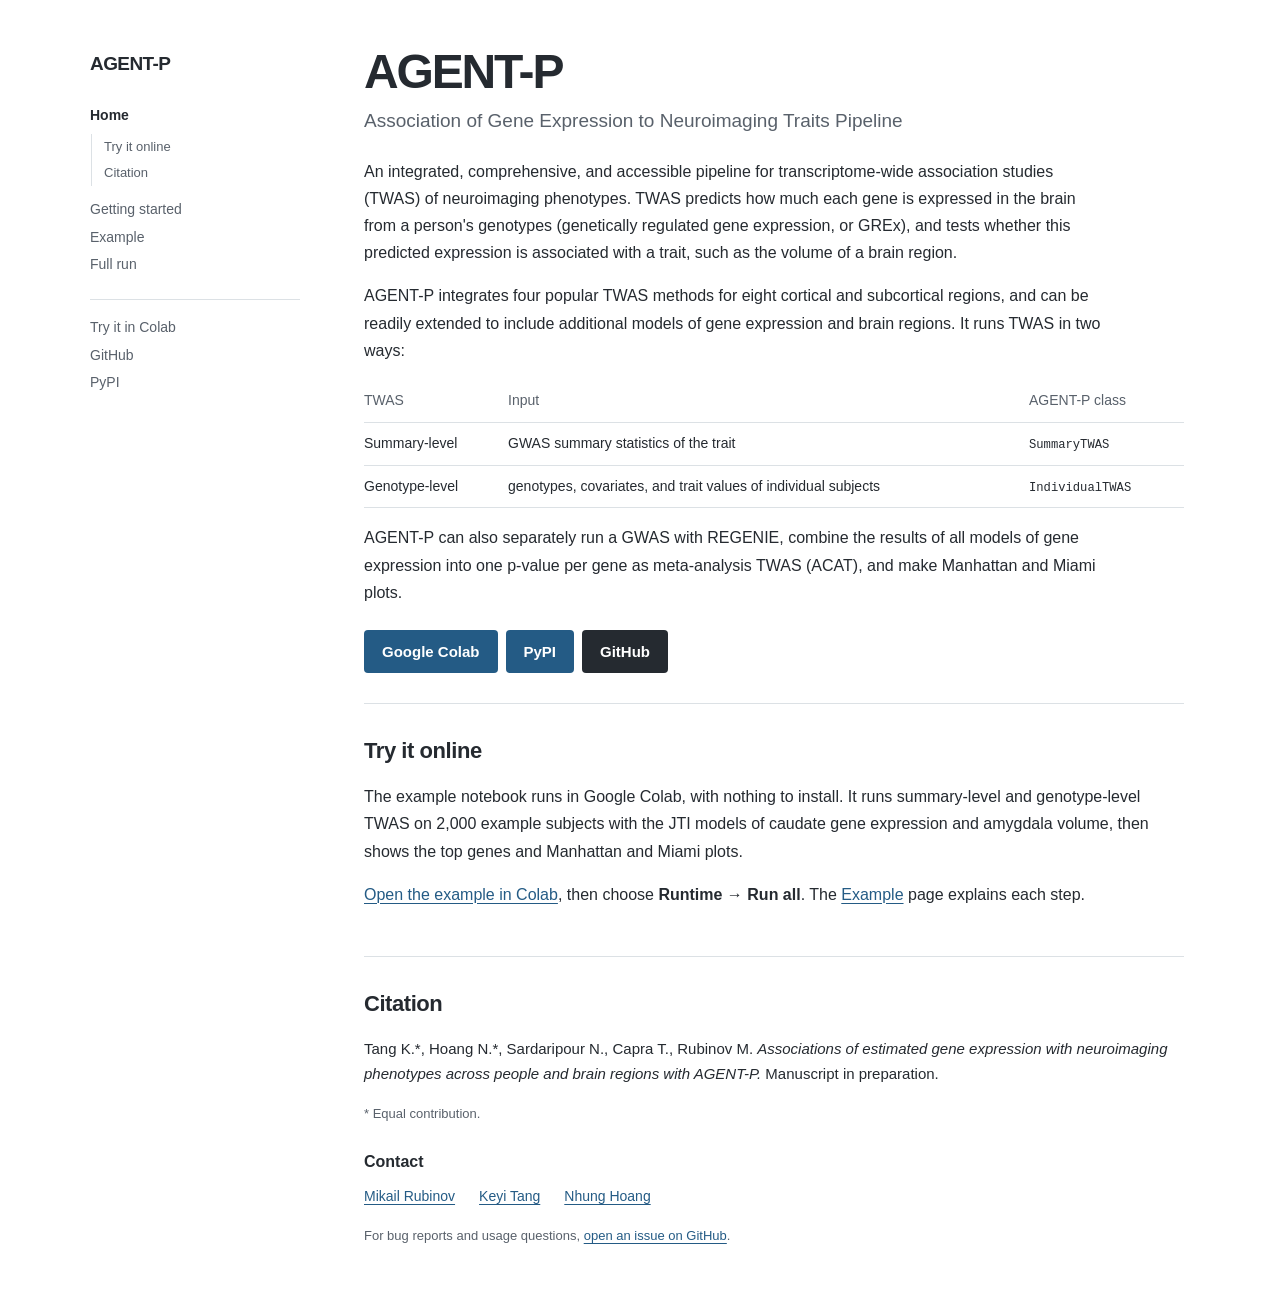
<file: index.html>
<!doctype html>
<html lang="en">
<head>
<meta charset="utf-8">
<meta name="viewport" content="width=device-width, initial-scale=1">
<title>AGENT-P</title>
<meta name="description" content="AGENT-P: the Association of Gene Expression to Neuroimaging Traits Pipeline. An integrated, comprehensive, and accessible pipeline for transcriptome-wide association studies (TWAS) of neuroimaging phenotypes.">
<link rel="canonical" href="https://agentp.rubinovlab.net/">
<meta property="og:type" content="website">
<meta property="og:title" content="AGENT-P">
<meta property="og:description" content="AGENT-P: the Association of Gene Expression to Neuroimaging Traits Pipeline. An integrated, comprehensive, and accessible pipeline for transcriptome-wide association studies (TWAS) of neuroimaging phenotypes.">
<meta property="og:url" content="https://agentp.rubinovlab.net/">
<link rel="icon" type="image/jpeg" href="icon.jpeg">
<link rel="stylesheet" href="style.css">
</head>
<body>

<a class="skip" href="#main">Skip to content</a>
<div class="layout" id="top">
  <aside class="sidebar">
    <a class="brand" href="index.html">AGENT-P</a>
    <nav aria-label="Site">
      <ul class="pages">
      <li><a href="index.html" aria-current="page">Home</a>
        <ul class="sub">
          <li><a href="#try">Try it online</a></li>
          <li><a href="#cite">Citation</a></li>
        </ul>
      </li>
      <li><a href="getting-started.html">Getting started</a></li>
      <li><a href="example.html">Example</a></li>
      <li><a href="full-run.html">Full run</a></li>
      </ul>
    </nav>
    <ul class="ext" aria-label="Project resources">
      <li><a href="https://colab.research.google.com/github/nhunghoang/agentp/blob/agentp-update-20261105/example/colab_example.ipynb">Try it in Colab</a></li>
      <li><a href="https://github.com/nhunghoang/agentp/tree/agentp-update-20261105">GitHub</a></li>
      <li><a href="https://pypi.org/project/agentp/">PyPI</a></li>
    </ul>
  </aside>
  <div class="content">
  <main id="main">
<div class="intro" id="overview">
  <h1>AGENT-P</h1>
  <p class="full-name">Association of Gene Expression to Neuroimaging Traits Pipeline</p>
  <p>An integrated, comprehensive, and accessible pipeline for transcriptome-wide association studies (TWAS) of neuroimaging phenotypes. TWAS predicts how much each gene is expressed in the brain from a person's genotypes (genetically regulated gene expression, or GREx), and tests whether this predicted expression is associated with a trait, such as the volume of a brain region.</p>
  <p>AGENT-P integrates four popular TWAS methods for eight cortical and subcortical regions, and can be readily extended to include additional models of gene expression and brain regions. It runs TWAS in two ways:</p>
  <div class="table-scroll"><table>
    <thead><tr><th scope="col">TWAS</th><th scope="col">Input</th><th scope="col">AGENT-P class</th></tr></thead>
    <tbody>
      <tr><td>Summary-level</td><td>GWAS summary statistics of the trait</td><td><code>SummaryTWAS</code></td></tr>
      <tr><td>Genotype-level</td><td>genotypes, covariates, and trait values of individual subjects</td><td><code>IndividualTWAS</code></td></tr>
    </tbody>
  </table></div>
  <p>AGENT-P can also separately run a GWAS with REGENIE, combine the results of all models of gene expression into one p-value per gene as meta-analysis TWAS (ACAT), and make Manhattan and Miami plots.</p>
  <p class="buttons" aria-label="Project resources">
    <a class="button" href="https://colab.research.google.com/github/nhunghoang/agentp/blob/agentp-update-20261105/example/colab_example.ipynb">Google Colab</a>
    <a class="button" href="https://pypi.org/project/agentp/">PyPI</a>
    <a class="button dark" href="https://github.com/nhunghoang/agentp/tree/agentp-update-20261105">GitHub</a>
  </p>
  <span id="install"></span><span id="quickstart"></span><span id="models"></span><span id="api"></span>
</div>

    <section id="try" aria-labelledby="try-title">
      <h2 id="try-title">Try it online</h2>
<p>The example notebook runs in Google Colab, with nothing to install. It runs summary-level and genotype-level TWAS on 2,000 example subjects with the JTI models of caudate gene expression and amygdala volume, then shows the top genes and Manhattan and Miami plots.</p>
<p><a href="https://colab.research.google.com/github/nhunghoang/agentp/blob/agentp-update-20261105/example/colab_example.ipynb">Open the example in Colab</a>, then choose <strong>Runtime &rarr; Run all</strong>. The <a href="example.html">Example</a> page explains each step.</p>
    </section>

    <section id="cite" aria-labelledby="cite-title">
      <h2 id="cite-title">Citation</h2>
<!-- TODO: add the journal, year and DOI once the paper is published. -->
<p class="citation">Tang K.*, Hoang N.*, Sardaripour N., Capra T., Rubinov M. <em>Associations of estimated gene expression with neuroimaging phenotypes across people and brain regions with AGENT-P.</em> Manuscript in preparation.</p>
<p class="note">* Equal contribution.</p>
<h3 id="contact">Contact</h3>
<div class="contact"><a href="mailto:mika.rubinov@vanderbilt.edu">Mikail Rubinov</a><a href="mailto:keyi.tang@vanderbilt.edu">Keyi Tang</a><a href="mailto:nhung.t.hoang@outlook.com">Nhung Hoang</a></div>
<p class="note">For bug reports and usage questions, <a href="https://github.com/nhunghoang/agentp/issues">open an issue on GitHub</a>.</p>
    </section>

  </main>
  </div>
</div>
<script src="site.js"></script>
</body>
</html>
</file>
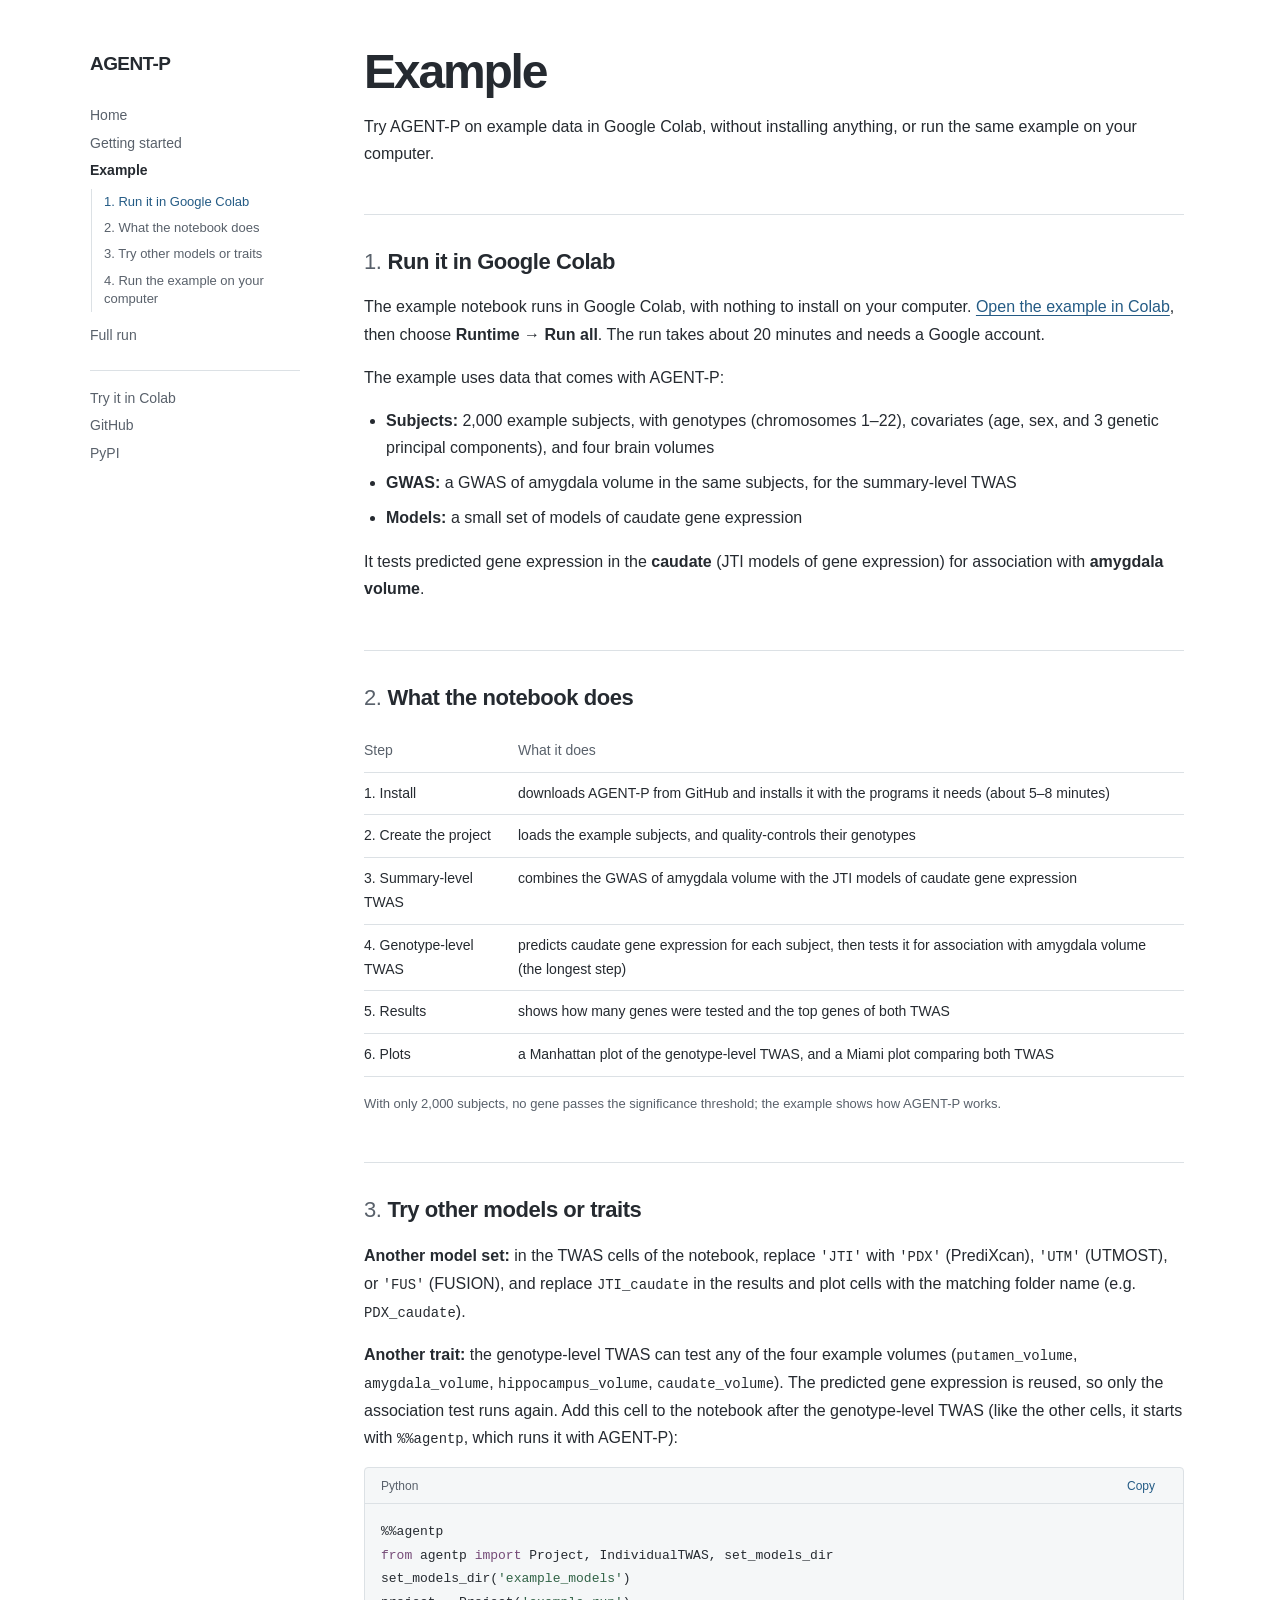
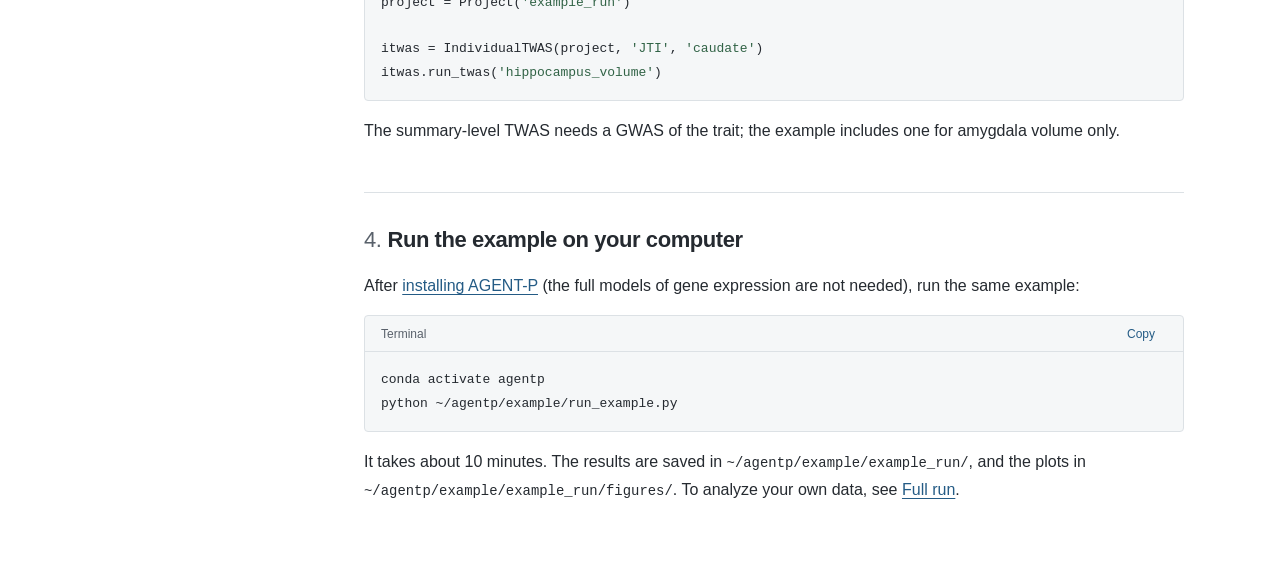
<file: example.html>
<!doctype html>
<html lang="en">
<head>
<meta charset="utf-8">
<meta name="viewport" content="width=device-width, initial-scale=1">
<title>Example · AGENT-P</title>
<meta name="description" content="Run the AGENT-P example in Google Colab or on your computer.">
<link rel="canonical" href="https://agentp.rubinovlab.net/example.html">
<meta property="og:type" content="website">
<meta property="og:title" content="Example · AGENT-P">
<meta property="og:description" content="Run the AGENT-P example in Google Colab or on your computer.">
<meta property="og:url" content="https://agentp.rubinovlab.net/example.html">
<link rel="icon" type="image/jpeg" href="icon.jpeg">
<link rel="stylesheet" href="style.css">
</head>
<body>

<a class="skip" href="#main">Skip to content</a>
<div class="layout" id="top">
  <aside class="sidebar">
    <a class="brand" href="index.html">AGENT-P</a>
    <nav aria-label="Site">
      <ul class="pages">
      <li><a href="index.html">Home</a></li>
      <li><a href="getting-started.html">Getting started</a></li>
      <li><a href="example.html" aria-current="page">Example</a>
        <ol class="sub">
          <li><a href="#colab">Run it in Google Colab</a></li>
          <li><a href="#steps">What the notebook does</a></li>
          <li><a href="#change">Try other models or traits</a></li>
          <li><a href="#local">Run the example on your computer</a></li>
        </ol>
      </li>
      <li><a href="full-run.html">Full run</a></li>
      </ul>
    </nav>
    <ul class="ext" aria-label="Project resources">
      <li><a href="https://colab.research.google.com/github/nhunghoang/agentp/blob/agentp-update-20261105/example/colab_example.ipynb">Try it in Colab</a></li>
      <li><a href="https://github.com/nhunghoang/agentp/tree/agentp-update-20261105">GitHub</a></li>
      <li><a href="https://pypi.org/project/agentp/">PyPI</a></li>
    </ul>
  </aside>
  <div class="content">
  <main id="main">
<div class="page-intro">
  <h1>Example</h1>
  <p>Try AGENT-P on example data in Google Colab, without installing anything, or run the same example on your computer.</p>
</div>

    <section id="colab" aria-labelledby="colab-title">
      <span id="quickstart"></span>
      <h2 id="colab-title"><span class="num">1.</span>Run it in Google Colab</h2>
<p>The example notebook runs in Google Colab, with nothing to install on your computer. <a href="https://colab.research.google.com/github/nhunghoang/agentp/blob/agentp-update-20261105/example/colab_example.ipynb">Open the example in Colab</a>, then choose <strong>Runtime &rarr; Run all</strong>. The run takes about 20 minutes and needs a Google account.</p>
<p>The example uses data that comes with AGENT-P:</p>
<ul class="list">
  <li><strong>Subjects:</strong> 2,000 example subjects, with genotypes (chromosomes 1&ndash;22), covariates (age, sex, and 3 genetic principal components), and four brain volumes</li>
  <li><strong>GWAS:</strong> a GWAS of amygdala volume in the same subjects, for the summary-level TWAS</li>
  <li><strong>Models:</strong> a small set of models of caudate gene expression</li>
</ul>
<p>It tests predicted gene expression in the <strong>caudate</strong> (JTI models of gene expression) for association with <strong>amygdala volume</strong>.</p>
    </section>

    <section id="steps" aria-labelledby="steps-title">
      <h2 id="steps-title"><span class="num">2.</span>What the notebook does</h2>
<div class="table-scroll"><table>
  <thead><tr><th scope="col">Step</th><th scope="col">What it does</th></tr></thead>
  <tbody>
    <tr><td>1. Install</td><td>downloads AGENT-P from GitHub and installs it with the programs it needs (about 5&ndash;8 minutes)</td></tr>
    <tr><td>2. Create the project</td><td>loads the example subjects, and quality-controls their genotypes</td></tr>
    <tr><td>3. Summary-level TWAS</td><td>combines the GWAS of amygdala volume with the JTI models of caudate gene expression</td></tr>
    <tr><td>4. Genotype-level TWAS</td><td>predicts caudate gene expression for each subject, then tests it for association with amygdala volume (the longest step)</td></tr>
    <tr><td>5. Results</td><td>shows how many genes were tested and the top genes of both TWAS</td></tr>
    <tr><td>6. Plots</td><td>a Manhattan plot of the genotype-level TWAS, and a Miami plot comparing both TWAS</td></tr>
  </tbody>
</table></div>
<p class="note">With only 2,000 subjects, no gene passes the significance threshold; the example shows how AGENT-P works.</p>
    </section>

    <section id="change" aria-labelledby="change-title">
      <h2 id="change-title"><span class="num">3.</span>Try other models or traits</h2>
<p><strong>Another model set:</strong> in the TWAS cells of the notebook, replace <code>'JTI'</code> with <code>'PDX'</code> (PrediXcan), <code>'UTM'</code> (UTMOST), or <code>'FUS'</code> (FUSION), and replace <code>JTI_caudate</code> in the results and plot cells with the matching folder name (e.g. <code>PDX_caudate</code>).</p>
<p><strong>Another trait:</strong> the genotype-level TWAS can test any of the four example volumes (<code>putamen_volume</code>, <code>amygdala_volume</code>, <code>hippocampus_volume</code>, <code>caudate_volume</code>). The predicted gene expression is reused, so only the association test runs again. Add this cell to the notebook after the genotype-level TWAS (like the other cells, it starts with <code>%%agentp</code>, which runs it with AGENT-P):</p>
<div class="code"><div class="code-header"><span>Python</span></div><pre tabindex="0">%%agentp
<span class="k">from</span> agentp <span class="k">import</span> Project, IndividualTWAS, set_models_dir
set_models_dir(<span class="s">&#x27;example_models&#x27;</span>)
project = Project(<span class="s">&#x27;example_run&#x27;</span>)

itwas = IndividualTWAS(project, <span class="s">&#x27;JTI&#x27;</span>, <span class="s">&#x27;caudate&#x27;</span>)
itwas.run_twas(<span class="s">&#x27;hippocampus_volume&#x27;</span>)</pre></div>
<p>The summary-level TWAS needs a GWAS of the trait; the example includes one for amygdala volume only.</p>
    </section>

    <section id="local" aria-labelledby="local-title">
      <h2 id="local-title"><span class="num">4.</span>Run the example on your computer</h2>
<p>After <a href="getting-started.html">installing AGENT-P</a> (the full models of gene expression are not needed), run the same example:</p>
<div class="code"><div class="code-header"><span>Terminal</span></div><pre tabindex="0">conda activate agentp
python ~/agentp/example/run_example.py</pre></div>
<p>It takes about 10 minutes. The results are saved in <code>~/agentp/example/example_run/</code>, and the plots in <code>~/agentp/example/example_run/figures/</code>. To analyze your own data, see <a href="full-run.html">Full run</a>.</p>
    </section>

    <div class="status" role="status" aria-live="polite" id="copy-status"></div>
  </main>
  </div>
</div>
<script src="site.js"></script>
</body>
</html>
</file>
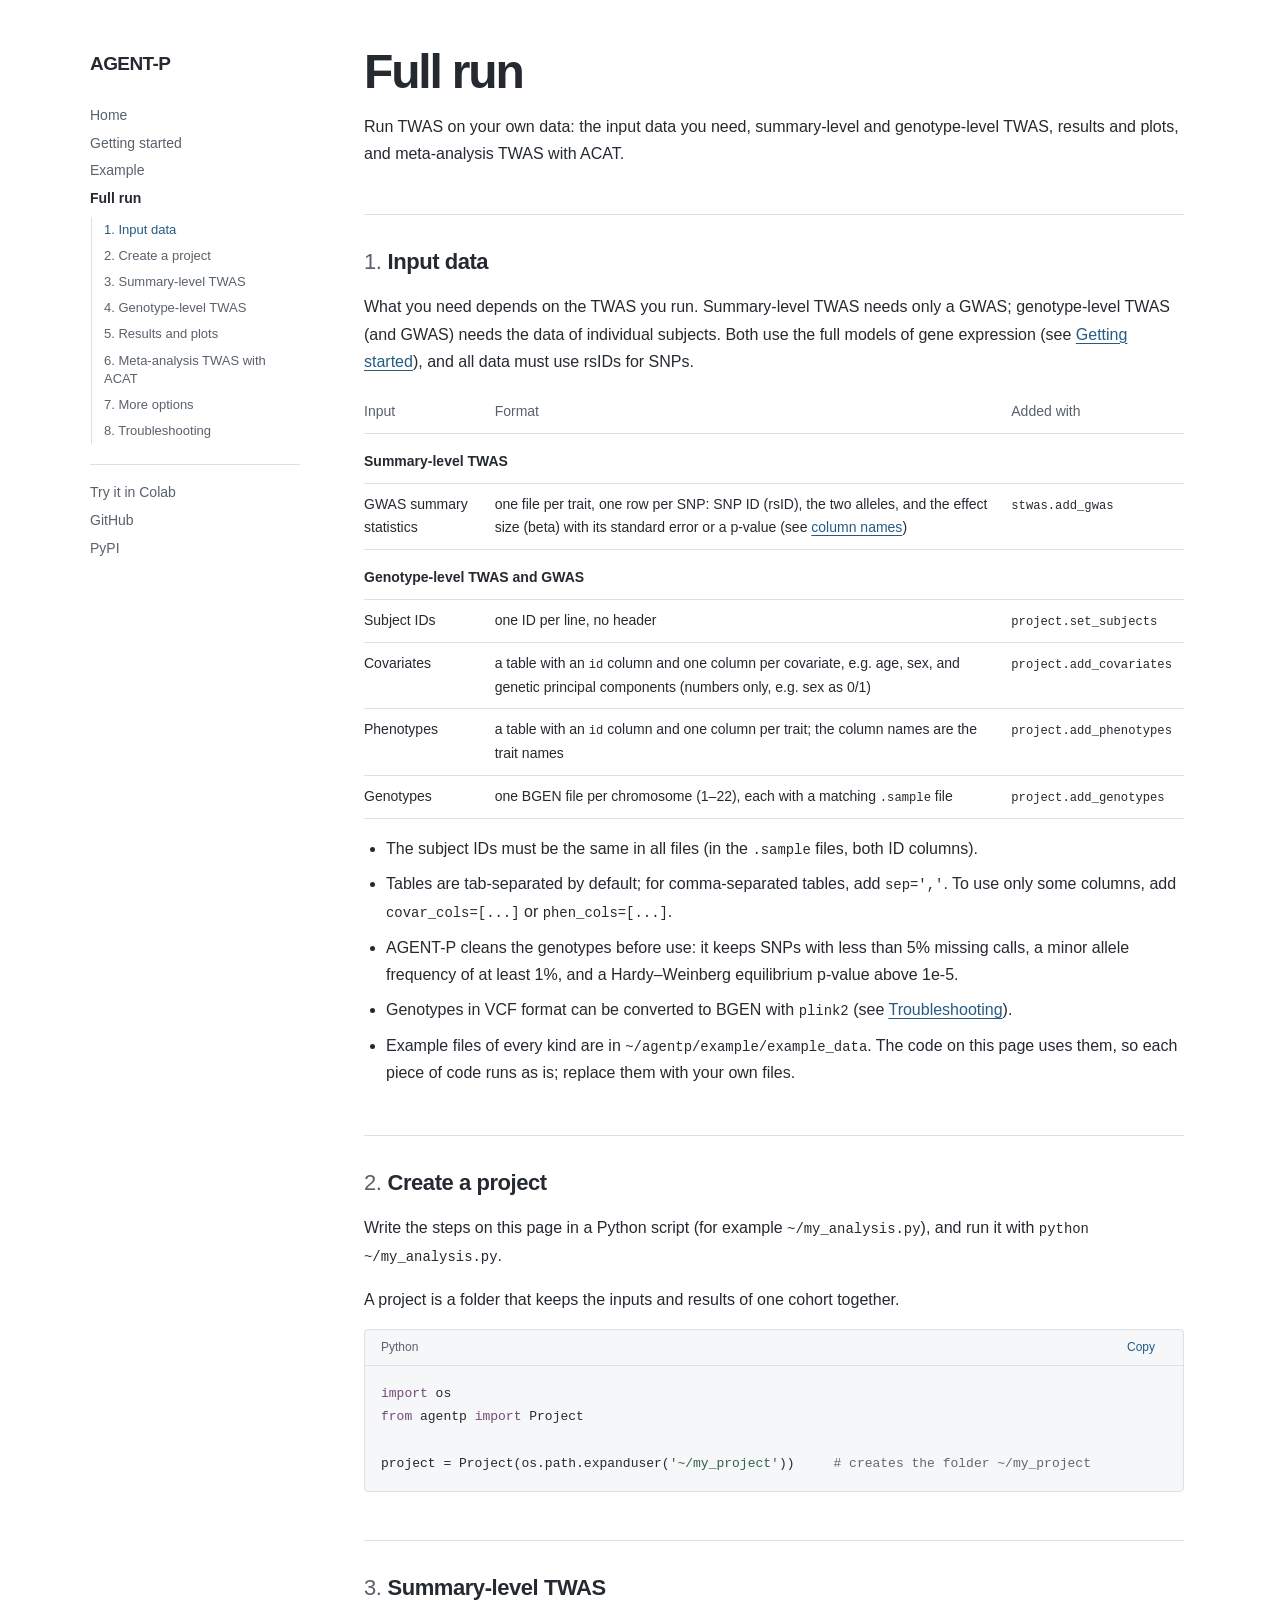
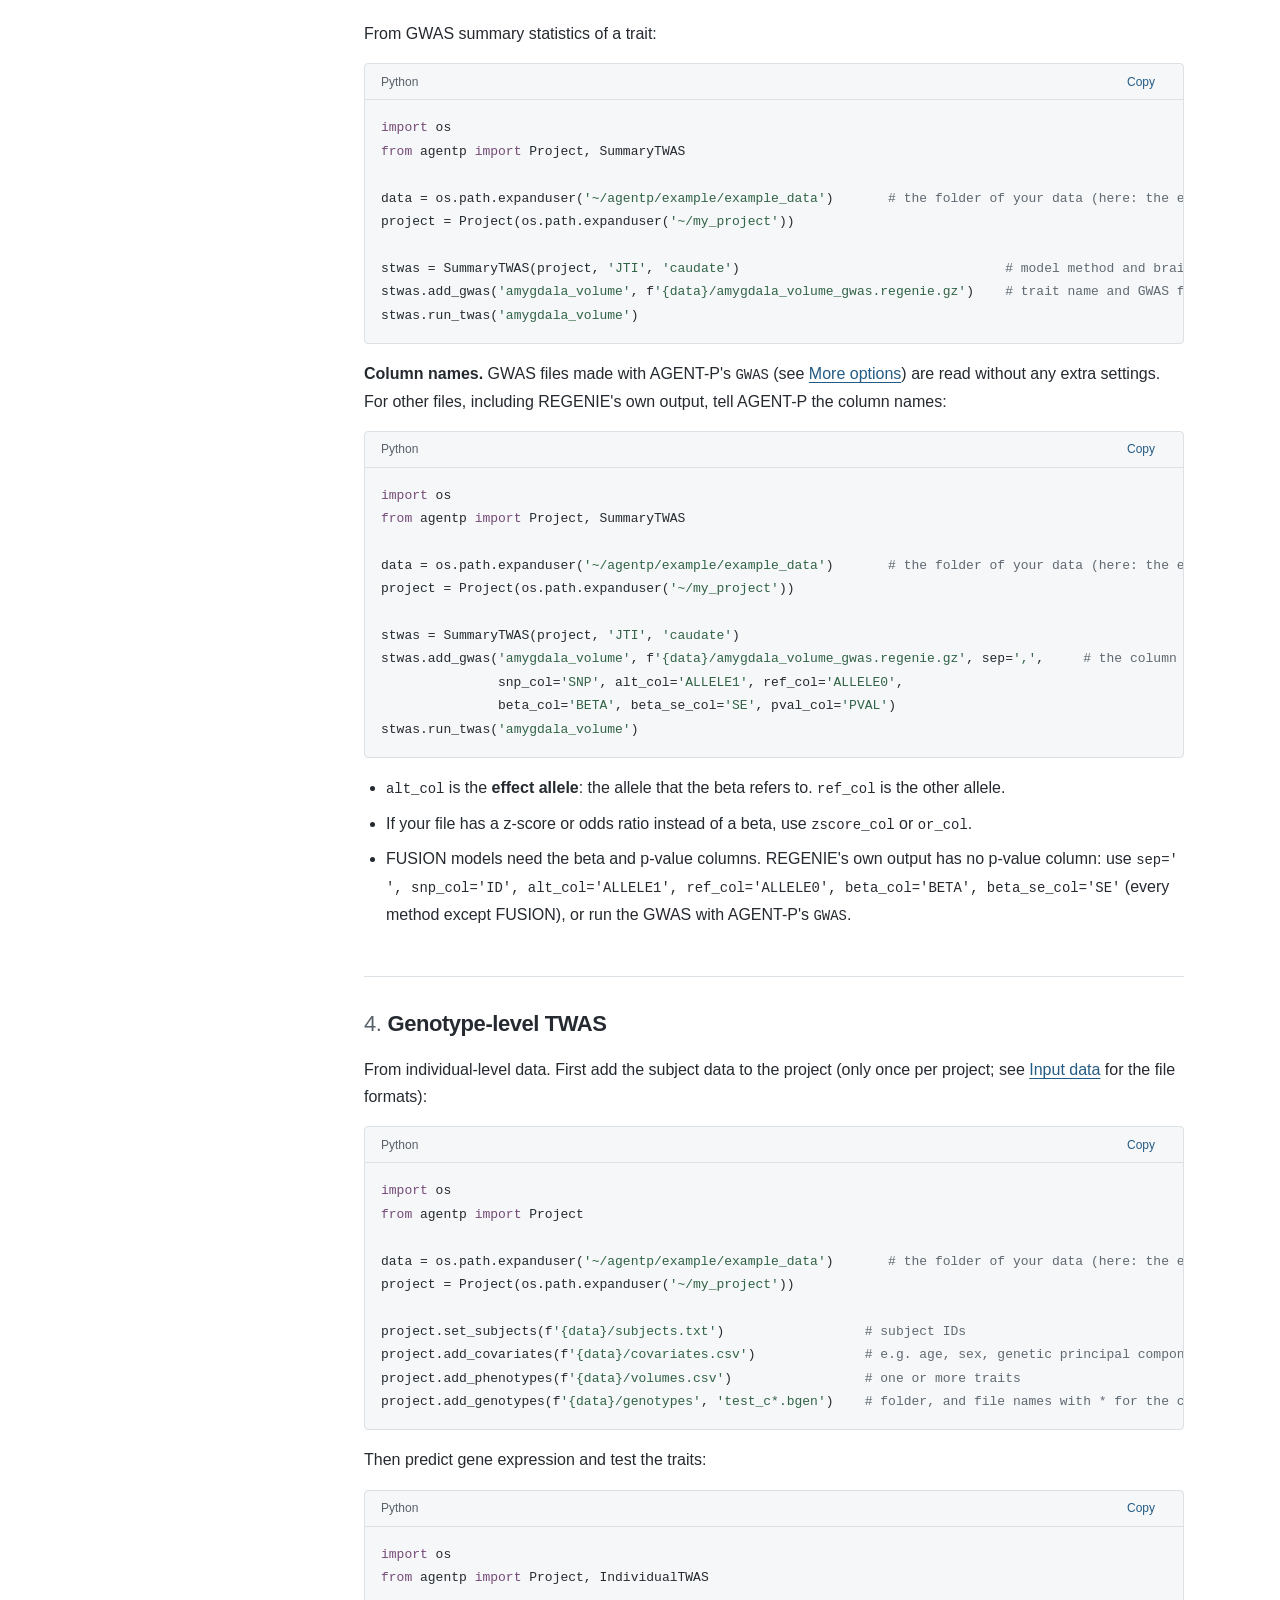
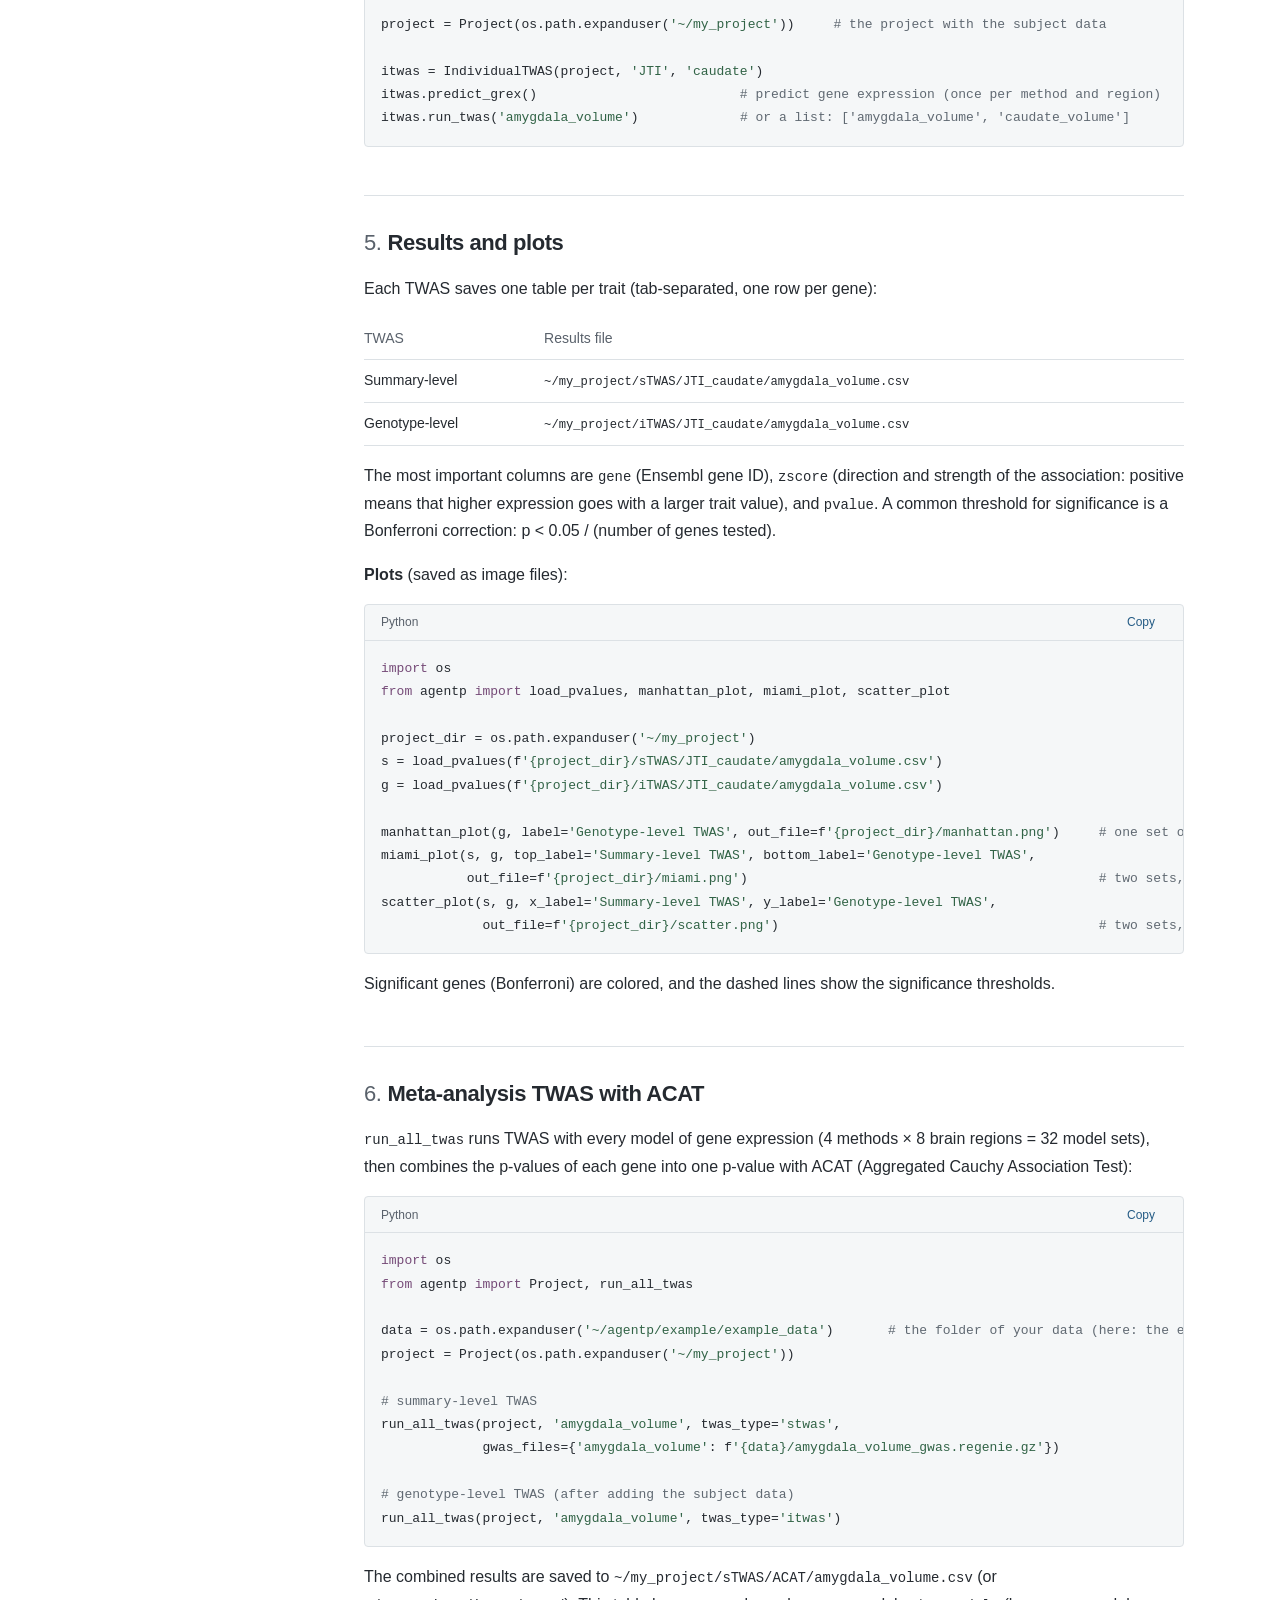
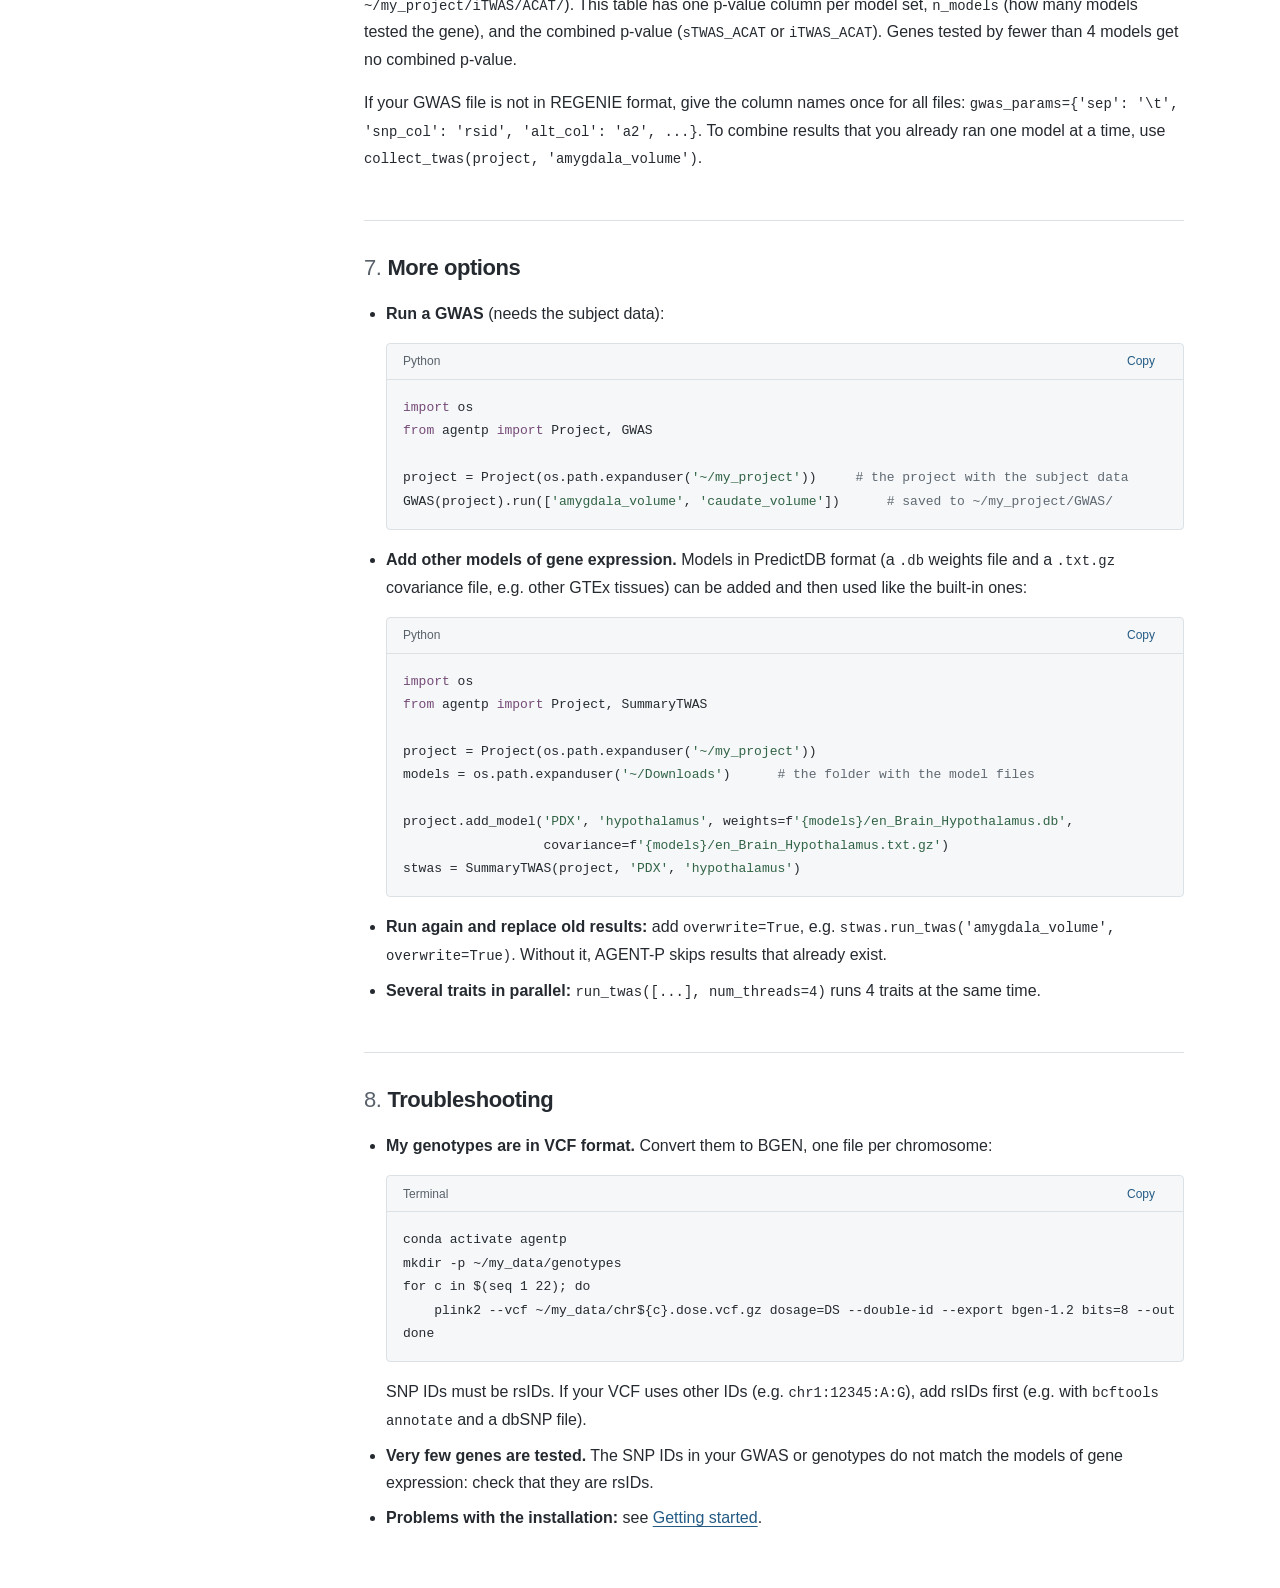
<file: full-run.html>
<!doctype html>
<html lang="en">
<head>
<meta charset="utf-8">
<meta name="viewport" content="width=device-width, initial-scale=1">
<title>Full run · AGENT-P</title>
<meta name="description" content="Run TWAS on your own data with AGENT-P: summary-level and genotype-level TWAS, results, plots, and meta-analysis TWAS with ACAT.">
<link rel="canonical" href="https://agentp.rubinovlab.net/full-run.html">
<meta property="og:type" content="website">
<meta property="og:title" content="Full run · AGENT-P">
<meta property="og:description" content="Run TWAS on your own data with AGENT-P: summary-level and genotype-level TWAS, results, plots, and meta-analysis TWAS with ACAT.">
<meta property="og:url" content="https://agentp.rubinovlab.net/full-run.html">
<link rel="icon" type="image/jpeg" href="icon.jpeg">
<link rel="stylesheet" href="style.css">
</head>
<body>

<a class="skip" href="#main">Skip to content</a>
<div class="layout" id="top">
  <aside class="sidebar">
    <a class="brand" href="index.html">AGENT-P</a>
    <nav aria-label="Site">
      <ul class="pages">
      <li><a href="index.html">Home</a></li>
      <li><a href="getting-started.html">Getting started</a></li>
      <li><a href="example.html">Example</a></li>
      <li><a href="full-run.html" aria-current="page">Full run</a>
        <ol class="sub">
          <li><a href="#inputs">Input data</a></li>
          <li><a href="#project">Create a project</a></li>
          <li><a href="#summary">Summary-level TWAS</a></li>
          <li><a href="#genotype">Genotype-level TWAS</a></li>
          <li><a href="#results">Results and plots</a></li>
          <li><a href="#acat">Meta-analysis TWAS with ACAT</a></li>
          <li><a href="#options">More options</a></li>
          <li><a href="#troubleshooting">Troubleshooting</a></li>
        </ol>
      </li>
      </ul>
    </nav>
    <ul class="ext" aria-label="Project resources">
      <li><a href="https://colab.research.google.com/github/nhunghoang/agentp/blob/agentp-update-20261105/example/colab_example.ipynb">Try it in Colab</a></li>
      <li><a href="https://github.com/nhunghoang/agentp/tree/agentp-update-20261105">GitHub</a></li>
      <li><a href="https://pypi.org/project/agentp/">PyPI</a></li>
    </ul>
  </aside>
  <div class="content">
  <main id="main">
<div class="page-intro">
  <h1>Full run</h1>
  <p>Run TWAS on your own data: the input data you need, summary-level and genotype-level TWAS, results and plots, and meta-analysis TWAS with ACAT.</p>
</div>

    <section id="inputs" aria-labelledby="inputs-title">
      <h2 id="inputs-title"><span class="num">1.</span>Input data</h2>
<p>What you need depends on the TWAS you run. Summary-level TWAS needs only a GWAS; genotype-level TWAS (and GWAS) needs the data of individual subjects. Both use the full models of gene expression (see <a href="getting-started.html#models">Getting started</a>), and all data must use rsIDs for SNPs.</p>
<div class="table-scroll"><table>
  <thead><tr><th scope="col">Input</th><th scope="col">Format</th><th scope="col">Added with</th></tr></thead>
  <tbody>
    <tr><th scope="row" colspan="3" class="group">Summary-level TWAS</th></tr>
    <tr><td>GWAS summary statistics</td><td>one file per trait, one row per SNP: SNP ID (rsID), the two alleles, and the effect size (beta) with its standard error or a p-value (see <a href="#summary">column names</a>)</td><td><code>stwas.add_gwas</code></td></tr>
    <tr><th scope="row" colspan="3" class="group">Genotype-level TWAS and GWAS</th></tr>
    <tr><td>Subject IDs</td><td>one ID per line, no header</td><td><code>project.set_subjects</code></td></tr>
    <tr><td>Covariates</td><td>a table with an <code>id</code> column and one column per covariate, e.g. age, sex, and genetic principal components (numbers only, e.g. sex as 0/1)</td><td><code>project.add_covariates</code></td></tr>
    <tr><td>Phenotypes</td><td>a table with an <code>id</code> column and one column per trait; the column names are the trait names</td><td><code>project.add_phenotypes</code></td></tr>
    <tr><td>Genotypes</td><td>one BGEN file per chromosome (1&ndash;22), each with a matching <code>.sample</code> file</td><td><code>project.add_genotypes</code></td></tr>
  </tbody>
</table></div>
<ul class="list">
  <li>The subject IDs must be the same in all files (in the <code>.sample</code> files, both ID columns).</li>
  <li>Tables are tab-separated by default; for comma-separated tables, add <code>sep=','</code>. To use only some columns, add <code>covar_cols=[...]</code> or <code>phen_cols=[...]</code>.</li>
  <li>AGENT-P cleans the genotypes before use: it keeps SNPs with less than 5% missing calls, a minor allele frequency of at least 1%, and a Hardy&ndash;Weinberg equilibrium p-value above 1e-5.</li>
  <li>Genotypes in VCF format can be converted to BGEN with <code>plink2</code> (see <a href="#troubleshooting">Troubleshooting</a>).</li>
  <li>Example files of every kind are in <code>~/agentp/example/example_data</code>. The code on this page uses them, so each piece of code runs as is; replace them with your own files.</li>
</ul>
    </section>

    <section id="project" aria-labelledby="project-title">
      <span id="api"></span>
      <h2 id="project-title"><span class="num">2.</span>Create a project</h2>
<p>Write the steps on this page in a Python script (for example <code>~/my_analysis.py</code>), and run it with <code>python ~/my_analysis.py</code>.</p>
<p>A project is a folder that keeps the inputs and results of one cohort together.</p>
<div class="code"><div class="code-header"><span>Python</span></div><pre tabindex="0"><span class="k">import</span> os
<span class="k">from</span> agentp <span class="k">import</span> Project

project = Project(os.path.expanduser(<span class="s">&#x27;~/my_project&#x27;</span>))     <span class="c"># creates the folder ~/my_project</span></pre></div>
    </section>

    <section id="summary" aria-labelledby="summary-title">
      <h2 id="summary-title"><span class="num">3.</span>Summary-level TWAS</h2>
<p>From GWAS summary statistics of a trait:</p>
<div class="code"><div class="code-header"><span>Python</span></div><pre tabindex="0"><span class="k">import</span> os
<span class="k">from</span> agentp <span class="k">import</span> Project, SummaryTWAS

data = os.path.expanduser(<span class="s">&#x27;~/agentp/example/example_data&#x27;</span>)       <span class="c"># the folder of your data (here: the example data)</span>
project = Project(os.path.expanduser(<span class="s">&#x27;~/my_project&#x27;</span>))

stwas = SummaryTWAS(project, <span class="s">&#x27;JTI&#x27;</span>, <span class="s">&#x27;caudate&#x27;</span>)                                  <span class="c"># model method and brain region</span>
stwas.add_gwas(<span class="s">&#x27;amygdala_volume&#x27;</span>, f<span class="s">&#x27;{data}/amygdala_volume_gwas.regenie.gz&#x27;</span>)    <span class="c"># trait name and GWAS file</span>
stwas.run_twas(<span class="s">&#x27;amygdala_volume&#x27;</span>)</pre></div>
<p><strong>Column names.</strong> GWAS files made with AGENT-P's <code>GWAS</code> (see <a href="#options">More options</a>) are read without any extra settings. For other files, including REGENIE's own output, tell AGENT-P the column names:</p>
<div class="code"><div class="code-header"><span>Python</span></div><pre tabindex="0"><span class="k">import</span> os
<span class="k">from</span> agentp <span class="k">import</span> Project, SummaryTWAS

data = os.path.expanduser(<span class="s">&#x27;~/agentp/example/example_data&#x27;</span>)       <span class="c"># the folder of your data (here: the example data)</span>
project = Project(os.path.expanduser(<span class="s">&#x27;~/my_project&#x27;</span>))

stwas = SummaryTWAS(project, <span class="s">&#x27;JTI&#x27;</span>, <span class="s">&#x27;caudate&#x27;</span>)
stwas.add_gwas(<span class="s">&#x27;amygdala_volume&#x27;</span>, f<span class="s">&#x27;{data}/amygdala_volume_gwas.regenie.gz&#x27;</span>, sep=<span class="s">&#x27;,&#x27;</span>,     <span class="c"># the column names in your file</span>
               snp_col=<span class="s">&#x27;SNP&#x27;</span>, alt_col=<span class="s">&#x27;ALLELE1&#x27;</span>, ref_col=<span class="s">&#x27;ALLELE0&#x27;</span>,
               beta_col=<span class="s">&#x27;BETA&#x27;</span>, beta_se_col=<span class="s">&#x27;SE&#x27;</span>, pval_col=<span class="s">&#x27;PVAL&#x27;</span>)
stwas.run_twas(<span class="s">&#x27;amygdala_volume&#x27;</span>)</pre></div>
<ul class="list">
  <li><code>alt_col</code> is the <strong>effect allele</strong>: the allele that the beta refers to. <code>ref_col</code> is the other allele.</li>
  <li>If your file has a z-score or odds ratio instead of a beta, use <code>zscore_col</code> or <code>or_col</code>.</li>
  <li>FUSION models need the beta and p-value columns. REGENIE's own output has no p-value column: use <code>sep=' ', snp_col='ID', alt_col='ALLELE1', ref_col='ALLELE0', beta_col='BETA', beta_se_col='SE'</code> (every method except FUSION), or run the GWAS with AGENT-P's <code>GWAS</code>.</li>
</ul>
    </section>

    <section id="genotype" aria-labelledby="genotype-title">
      <h2 id="genotype-title"><span class="num">4.</span>Genotype-level TWAS</h2>
<p>From individual-level data. First add the subject data to the project (only once per project; see <a href="#inputs">Input data</a> for the file formats):</p>
<div class="code"><div class="code-header"><span>Python</span></div><pre tabindex="0"><span class="k">import</span> os
<span class="k">from</span> agentp <span class="k">import</span> Project

data = os.path.expanduser(<span class="s">&#x27;~/agentp/example/example_data&#x27;</span>)       <span class="c"># the folder of your data (here: the example data)</span>
project = Project(os.path.expanduser(<span class="s">&#x27;~/my_project&#x27;</span>))

project.set_subjects(f<span class="s">&#x27;{data}/subjects.txt&#x27;</span>)                  <span class="c"># subject IDs</span>
project.add_covariates(f<span class="s">&#x27;{data}/covariates.csv&#x27;</span>)              <span class="c"># e.g. age, sex, genetic principal components</span>
project.add_phenotypes(f<span class="s">&#x27;{data}/volumes.csv&#x27;</span>)                 <span class="c"># one or more traits</span>
project.add_genotypes(f<span class="s">&#x27;{data}/genotypes&#x27;</span>, <span class="s">&#x27;test_c*.bgen&#x27;</span>)    <span class="c"># folder, and file names with * for the chromosome number</span></pre></div>
<p>Then predict gene expression and test the traits:</p>
<div class="code"><div class="code-header"><span>Python</span></div><pre tabindex="0"><span class="k">import</span> os
<span class="k">from</span> agentp <span class="k">import</span> Project, IndividualTWAS

project = Project(os.path.expanduser(<span class="s">&#x27;~/my_project&#x27;</span>))     <span class="c"># the project with the subject data</span>

itwas = IndividualTWAS(project, <span class="s">&#x27;JTI&#x27;</span>, <span class="s">&#x27;caudate&#x27;</span>)
itwas.predict_grex()                          <span class="c"># predict gene expression (once per method and region)</span>
itwas.run_twas(<span class="s">&#x27;amygdala_volume&#x27;</span>)             <span class="c"># or a list: [&#x27;amygdala_volume&#x27;, &#x27;caudate_volume&#x27;]</span></pre></div>
    </section>

    <section id="results" aria-labelledby="results-title">
      <h2 id="results-title"><span class="num">5.</span>Results and plots</h2>
<p>Each TWAS saves one table per trait (tab-separated, one row per gene):</p>
<div class="table-scroll"><table>
  <thead><tr><th scope="col">TWAS</th><th scope="col">Results file</th></tr></thead>
  <tbody>
    <tr><td>Summary-level</td><td><code>~/my_project/sTWAS/JTI_caudate/amygdala_volume.csv</code></td></tr>
    <tr><td>Genotype-level</td><td><code>~/my_project/iTWAS/JTI_caudate/amygdala_volume.csv</code></td></tr>
  </tbody>
</table></div>
<p>The most important columns are <code>gene</code> (Ensembl gene ID), <code>zscore</code> (direction and strength of the association: positive means that higher expression goes with a larger trait value), and <code>pvalue</code>. A common threshold for significance is a Bonferroni correction: p &lt; 0.05 / (number of genes tested).</p>
<p><strong>Plots</strong> (saved as image files):</p>
<div class="code"><div class="code-header"><span>Python</span></div><pre tabindex="0"><span class="k">import</span> os
<span class="k">from</span> agentp <span class="k">import</span> load_pvalues, manhattan_plot, miami_plot, scatter_plot

project_dir = os.path.expanduser(<span class="s">&#x27;~/my_project&#x27;</span>)
s = load_pvalues(f<span class="s">&#x27;{project_dir}/sTWAS/JTI_caudate/amygdala_volume.csv&#x27;</span>)
g = load_pvalues(f<span class="s">&#x27;{project_dir}/iTWAS/JTI_caudate/amygdala_volume.csv&#x27;</span>)

manhattan_plot(g, label=<span class="s">&#x27;Genotype-level TWAS&#x27;</span>, out_file=f<span class="s">&#x27;{project_dir}/manhattan.png&#x27;</span>)     <span class="c"># one set of results</span>
miami_plot(s, g, top_label=<span class="s">&#x27;Summary-level TWAS&#x27;</span>, bottom_label=<span class="s">&#x27;Genotype-level TWAS&#x27;</span>,
           out_file=f<span class="s">&#x27;{project_dir}/miami.png&#x27;</span>)                                             <span class="c"># two sets, mirrored</span>
scatter_plot(s, g, x_label=<span class="s">&#x27;Summary-level TWAS&#x27;</span>, y_label=<span class="s">&#x27;Genotype-level TWAS&#x27;</span>,
             out_file=f<span class="s">&#x27;{project_dir}/scatter.png&#x27;</span>)                                         <span class="c"># two sets, gene by gene</span></pre></div>
<p>Significant genes (Bonferroni) are colored, and the dashed lines show the significance thresholds.</p>
    </section>

    <section id="acat" aria-labelledby="acat-title">
      <h2 id="acat-title"><span class="num">6.</span>Meta-analysis TWAS with ACAT</h2>
<p><code>run_all_twas</code> runs TWAS with every model of gene expression (4 methods &times; 8 brain regions = 32 model sets), then combines the p-values of each gene into one p-value with ACAT (Aggregated Cauchy Association Test):</p>
<div class="code"><div class="code-header"><span>Python</span></div><pre tabindex="0"><span class="k">import</span> os
<span class="k">from</span> agentp <span class="k">import</span> Project, run_all_twas

data = os.path.expanduser(<span class="s">&#x27;~/agentp/example/example_data&#x27;</span>)       <span class="c"># the folder of your data (here: the example data)</span>
project = Project(os.path.expanduser(<span class="s">&#x27;~/my_project&#x27;</span>))

<span class="c"># summary-level TWAS</span>
run_all_twas(project, <span class="s">&#x27;amygdala_volume&#x27;</span>, twas_type=<span class="s">&#x27;stwas&#x27;</span>,
             gwas_files={<span class="s">&#x27;amygdala_volume&#x27;</span>: f<span class="s">&#x27;{data}/amygdala_volume_gwas.regenie.gz&#x27;</span>})

<span class="c"># genotype-level TWAS (after adding the subject data)</span>
run_all_twas(project, <span class="s">&#x27;amygdala_volume&#x27;</span>, twas_type=<span class="s">&#x27;itwas&#x27;</span>)</pre></div>
<p>The combined results are saved to <code>~/my_project/sTWAS/ACAT/amygdala_volume.csv</code> (or <code>~/my_project/iTWAS/ACAT/</code>). This table has one p-value column per model set, <code>n_models</code> (how many models tested the gene), and the combined p-value (<code>sTWAS_ACAT</code> or <code>iTWAS_ACAT</code>). Genes tested by fewer than 4 models get no combined p-value.</p>
<p>If your GWAS file is not in REGENIE format, give the column names once for all files: <code>gwas_params={'sep': '\t', 'snp_col': 'rsid', 'alt_col': 'a2', ...}</code>. To combine results that you already ran one model at a time, use <code>collect_twas(project, 'amygdala_volume')</code>.</p>
    </section>

    <section id="options" aria-labelledby="options-title">
      <h2 id="options-title"><span class="num">7.</span>More options</h2>
<ul class="list">
  <li><strong>Run a GWAS</strong> (needs the subject data):
<div class="code"><div class="code-header"><span>Python</span></div><pre tabindex="0"><span class="k">import</span> os
<span class="k">from</span> agentp <span class="k">import</span> Project, GWAS

project = Project(os.path.expanduser(<span class="s">&#x27;~/my_project&#x27;</span>))     <span class="c"># the project with the subject data</span>
GWAS(project).run([<span class="s">&#x27;amygdala_volume&#x27;</span>, <span class="s">&#x27;caudate_volume&#x27;</span>])      <span class="c"># saved to ~/my_project/GWAS/</span></pre></div></li>
  <li><strong>Add other models of gene expression.</strong> Models in PredictDB format (a <code>.db</code> weights file and a <code>.txt.gz</code> covariance file, e.g. other GTEx tissues) can be added and then used like the built-in ones:
<div class="code"><div class="code-header"><span>Python</span></div><pre tabindex="0"><span class="k">import</span> os
<span class="k">from</span> agentp <span class="k">import</span> Project, SummaryTWAS

project = Project(os.path.expanduser(<span class="s">&#x27;~/my_project&#x27;</span>))
models = os.path.expanduser(<span class="s">&#x27;~/Downloads&#x27;</span>)      <span class="c"># the folder with the model files</span>

project.add_model(<span class="s">&#x27;PDX&#x27;</span>, <span class="s">&#x27;hypothalamus&#x27;</span>, weights=f<span class="s">&#x27;{models}/en_Brain_Hypothalamus.db&#x27;</span>,
                  covariance=f<span class="s">&#x27;{models}/en_Brain_Hypothalamus.txt.gz&#x27;</span>)
stwas = SummaryTWAS(project, <span class="s">&#x27;PDX&#x27;</span>, <span class="s">&#x27;hypothalamus&#x27;</span>)</pre></div></li>
  <li><strong>Run again and replace old results:</strong> add <code>overwrite=True</code>, e.g. <code>stwas.run_twas('amygdala_volume', overwrite=True)</code>. Without it, AGENT-P skips results that already exist.</li>
  <li><strong>Several traits in parallel:</strong> <code>run_twas([...], num_threads=4)</code> runs 4 traits at the same time.</li>
</ul>
    </section>

    <section id="troubleshooting" aria-labelledby="troubleshooting-title">
      <h2 id="troubleshooting-title"><span class="num">8.</span>Troubleshooting</h2>
<ul class="list">
  <li><strong>My genotypes are in VCF format.</strong> Convert them to BGEN, one file per chromosome:
<div class="code"><div class="code-header"><span>Terminal</span></div><pre tabindex="0">conda activate agentp
mkdir -p ~/my_data/genotypes
for c in $(seq 1 22); do
    plink2 --vcf ~/my_data/chr${c}.dose.vcf.gz dosage=DS --double-id --export bgen-1.2 bits=8 --out ~/my_data/genotypes/chr${c}
done</pre></div>
  SNP IDs must be rsIDs. If your VCF uses other IDs (e.g. <code>chr1:12345:A:G</code>), add rsIDs first (e.g. with <code>bcftools annotate</code> and a dbSNP file).</li>
  <li><strong>Very few genes are tested.</strong> The SNP IDs in your GWAS or genotypes do not match the models of gene expression: check that they are rsIDs.</li>
  <li><strong>Problems with the installation:</strong> see <a href="getting-started.html#troubleshooting">Getting started</a>.</li>
</ul>
    </section>

    <div class="status" role="status" aria-live="polite" id="copy-status"></div>
  </main>
  </div>
</div>
<script src="site.js"></script>
</body>
</html>
</file>
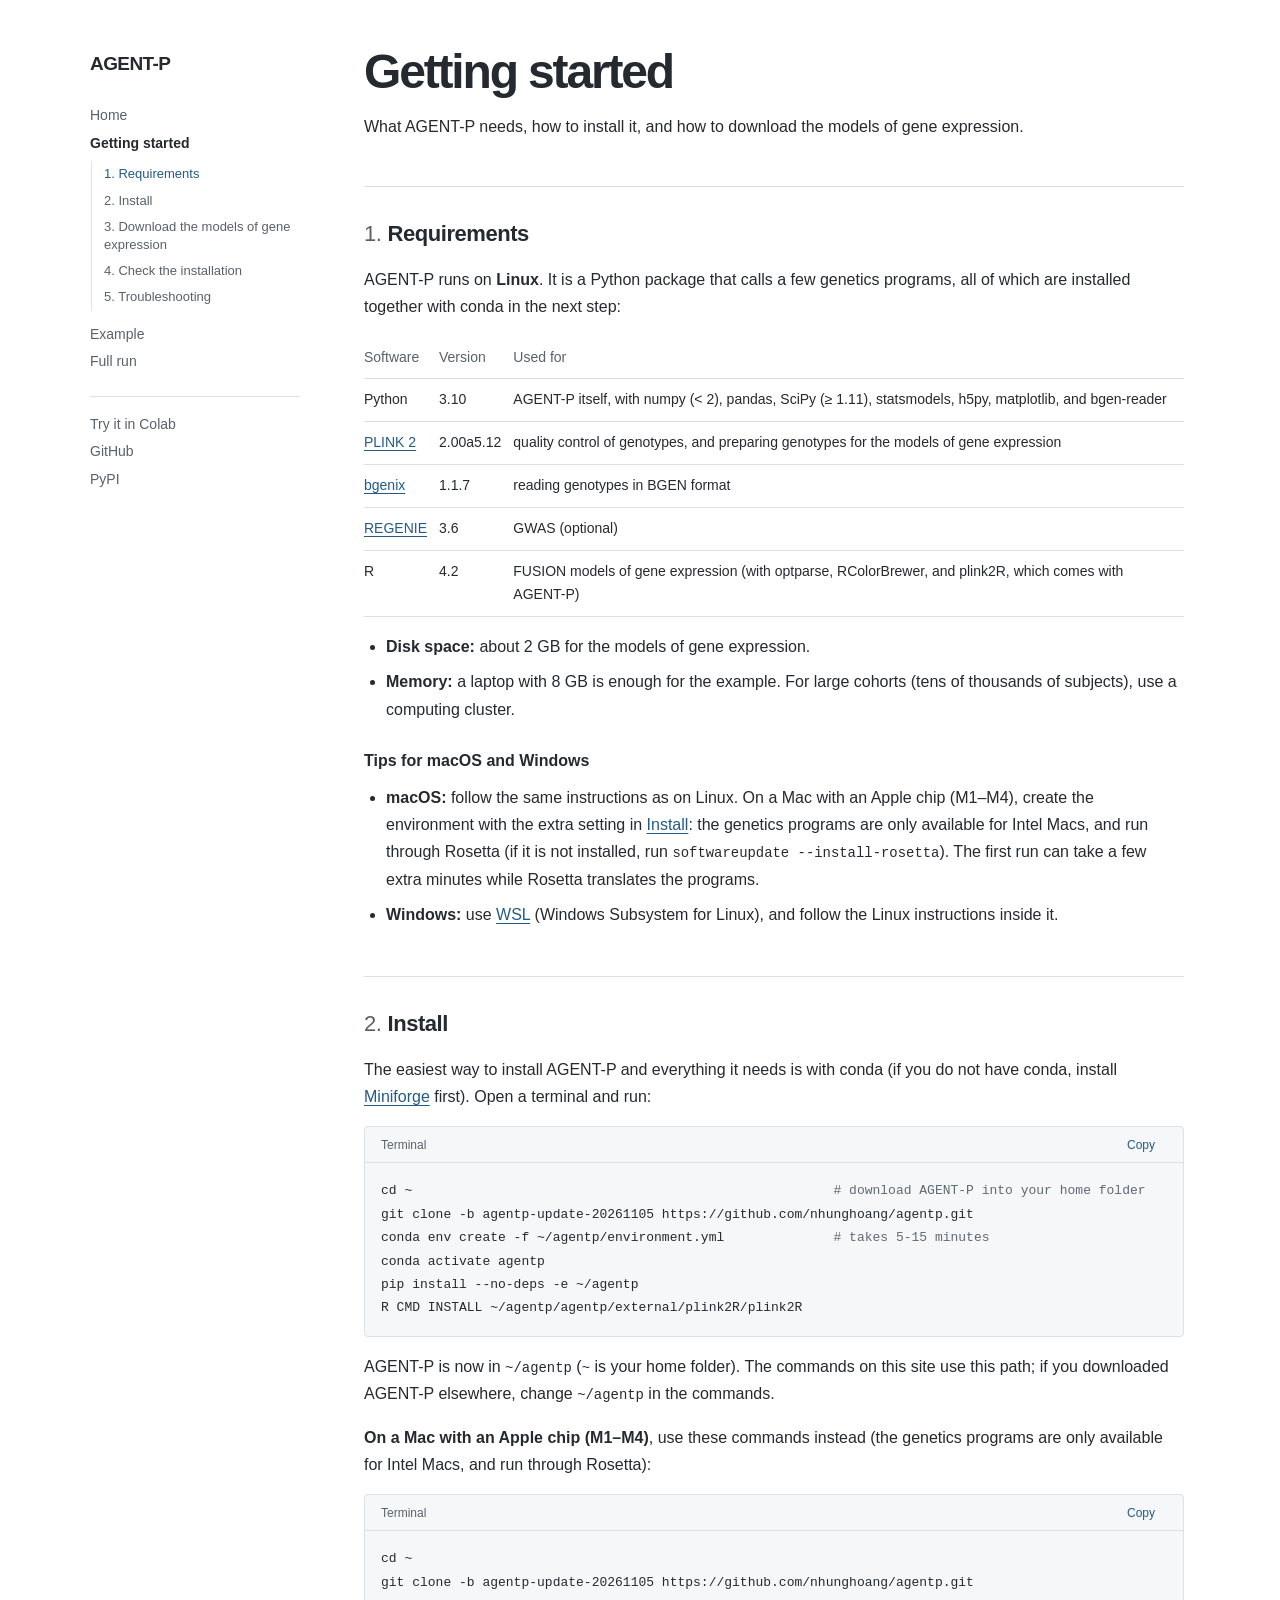
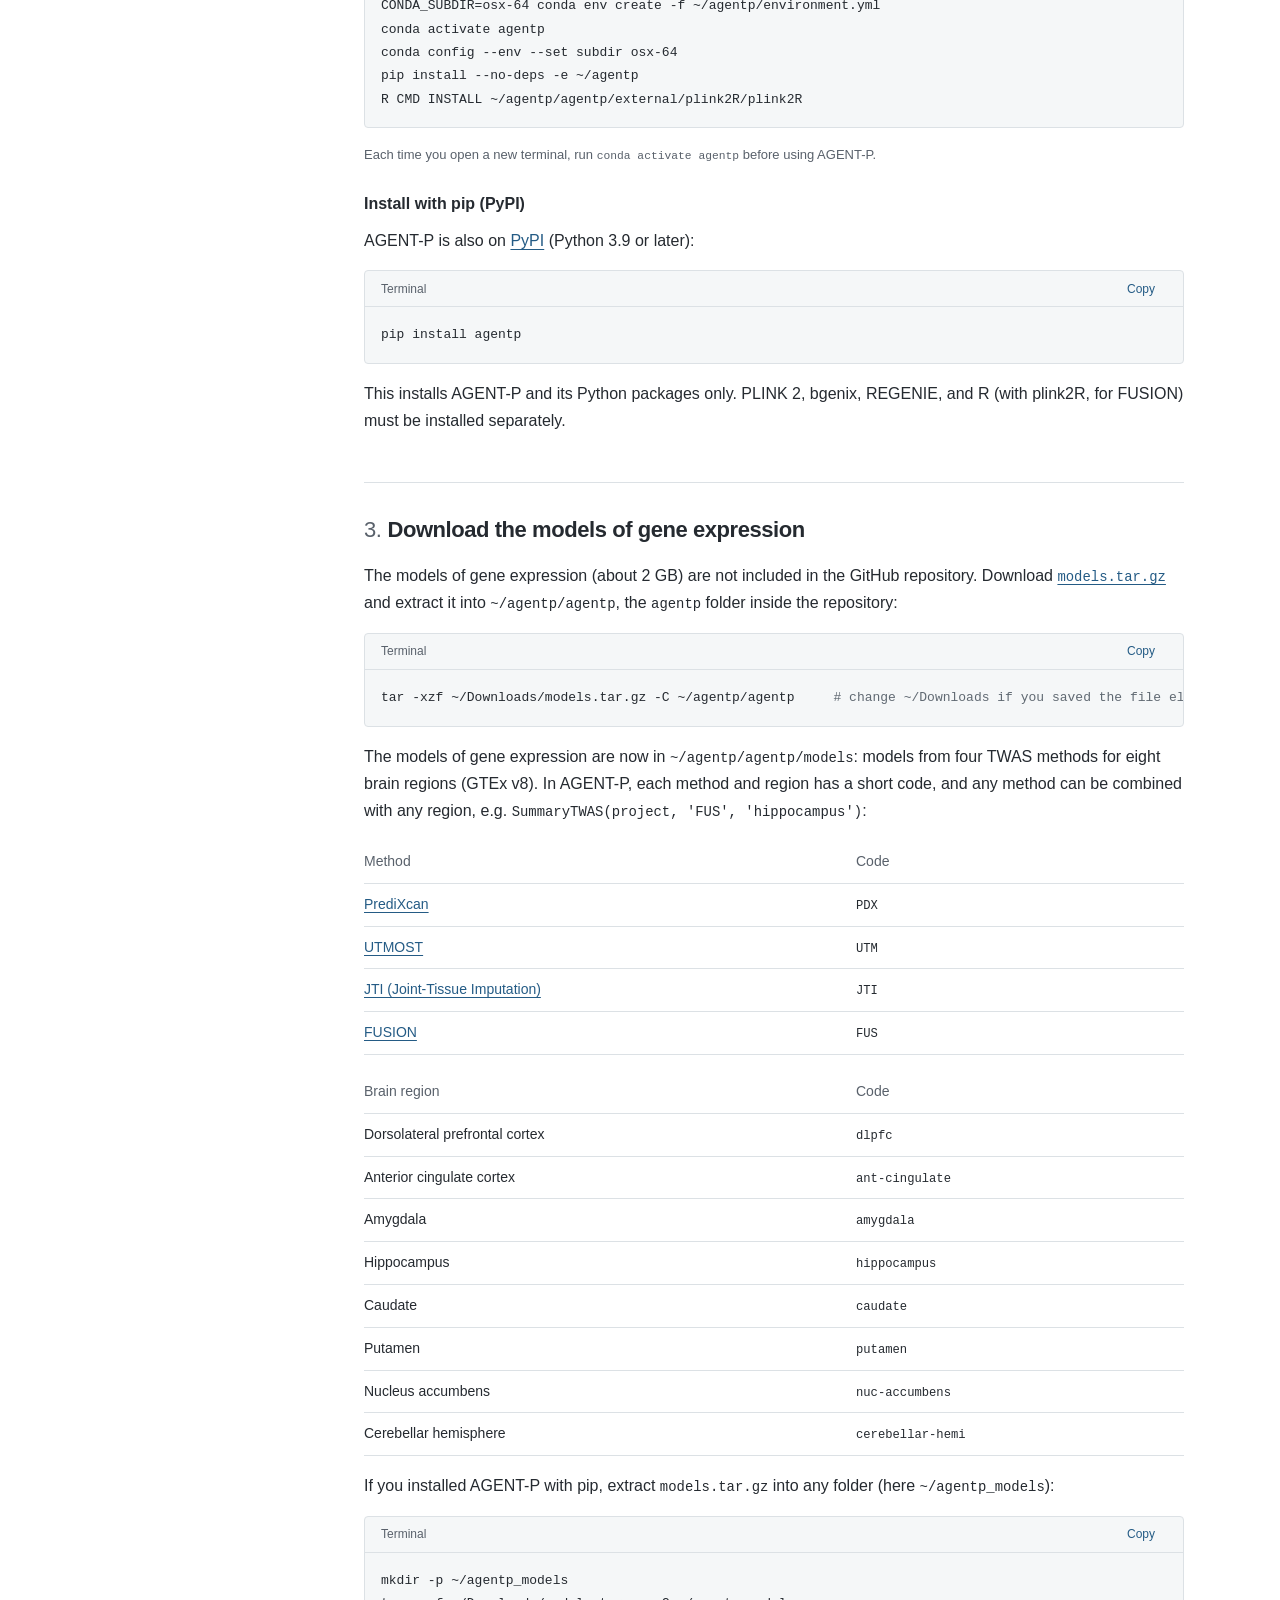
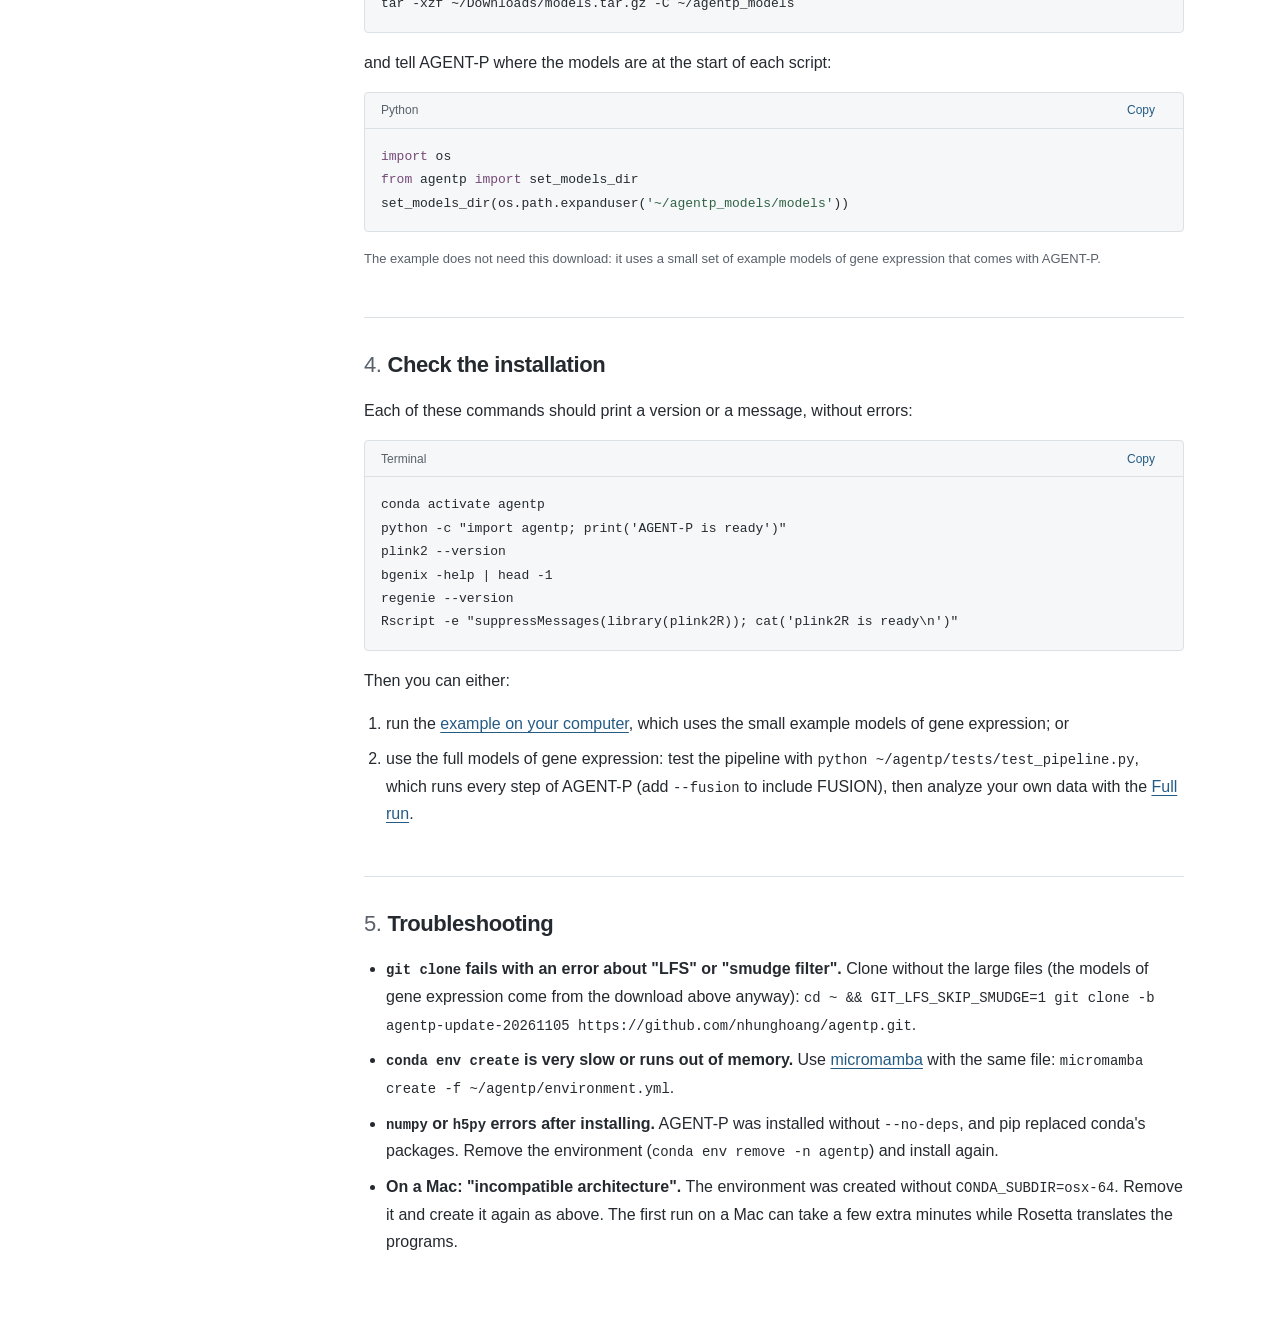
<file: getting-started.html>
<!doctype html>
<html lang="en">
<head>
<meta charset="utf-8">
<meta name="viewport" content="width=device-width, initial-scale=1">
<title>Getting started · AGENT-P</title>
<meta name="description" content="Requirements, installation, and the models of gene expression of AGENT-P.">
<link rel="canonical" href="https://agentp.rubinovlab.net/getting-started.html">
<meta property="og:type" content="website">
<meta property="og:title" content="Getting started · AGENT-P">
<meta property="og:description" content="Requirements, installation, and the models of gene expression of AGENT-P.">
<meta property="og:url" content="https://agentp.rubinovlab.net/getting-started.html">
<link rel="icon" type="image/jpeg" href="icon.jpeg">
<link rel="stylesheet" href="style.css">
</head>
<body>

<a class="skip" href="#main">Skip to content</a>
<div class="layout" id="top">
  <aside class="sidebar">
    <a class="brand" href="index.html">AGENT-P</a>
    <nav aria-label="Site">
      <ul class="pages">
      <li><a href="index.html">Home</a></li>
      <li><a href="getting-started.html" aria-current="page">Getting started</a>
        <ol class="sub">
          <li><a href="#requirements">Requirements</a></li>
          <li><a href="#install">Install</a></li>
          <li><a href="#models">Download the models of gene expression</a></li>
          <li><a href="#check">Check the installation</a></li>
          <li><a href="#troubleshooting">Troubleshooting</a></li>
        </ol>
      </li>
      <li><a href="example.html">Example</a></li>
      <li><a href="full-run.html">Full run</a></li>
      </ul>
    </nav>
    <ul class="ext" aria-label="Project resources">
      <li><a href="https://colab.research.google.com/github/nhunghoang/agentp/blob/agentp-update-20261105/example/colab_example.ipynb">Try it in Colab</a></li>
      <li><a href="https://github.com/nhunghoang/agentp/tree/agentp-update-20261105">GitHub</a></li>
      <li><a href="https://pypi.org/project/agentp/">PyPI</a></li>
    </ul>
  </aside>
  <div class="content">
  <main id="main">
<div class="page-intro">
  <h1>Getting started</h1>
  <p>What AGENT-P needs, how to install it, and how to download the models of gene expression.</p>
</div>

    <section id="requirements" aria-labelledby="requirements-title">
      <h2 id="requirements-title"><span class="num">1.</span>Requirements</h2>
<p>AGENT-P runs on <strong>Linux</strong>. It is a Python package that calls a few genetics programs, all of which are installed together with conda in the next step:</p>
<div class="table-scroll"><table>
  <thead><tr><th scope="col">Software</th><th scope="col">Version</th><th scope="col">Used for</th></tr></thead>
  <tbody>
    <tr><td>Python</td><td>3.10</td><td>AGENT-P itself, with numpy (&lt; 2), pandas, SciPy (&ge; 1.11), statsmodels, h5py, matplotlib, and bgen-reader</td></tr>
    <tr><td><a href="https://www.cog-genomics.org/plink/2.0/">PLINK 2</a></td><td>2.00a5.12</td><td>quality control of genotypes, and preparing genotypes for the models of gene expression</td></tr>
    <tr><td><a href="https://enkre.net/cgi-bin/code/bgen/doc/trunk/doc/wiki/bgenix.md">bgenix</a></td><td>1.1.7</td><td>reading genotypes in BGEN format</td></tr>
    <tr><td><a href="https://rgcgithub.github.io/regenie">REGENIE</a></td><td>3.6</td><td>GWAS (optional)</td></tr>
    <tr><td>R</td><td>4.2</td><td>FUSION models of gene expression (with optparse, RColorBrewer, and plink2R, which comes with AGENT-P)</td></tr>
  </tbody>
</table></div>
<ul class="list">
  <li><strong>Disk space:</strong> about 2 GB for the models of gene expression.</li>
  <li><strong>Memory:</strong> a laptop with 8 GB is enough for the example. For large cohorts (tens of thousands of subjects), use a computing cluster.</li>
</ul>
<h3>Tips for macOS and Windows</h3>
<ul class="list">
  <li><strong>macOS:</strong> follow the same instructions as on Linux. On a Mac with an Apple chip (M1&ndash;M4), create the environment with the extra setting in <a href="#install">Install</a>: the genetics programs are only available for Intel Macs, and run through Rosetta (if it is not installed, run <code>softwareupdate --install-rosetta</code>). The first run can take a few extra minutes while Rosetta translates the programs.</li>
  <li><strong>Windows:</strong> use <a href="https://learn.microsoft.com/en-us/windows/wsl/install">WSL</a> (Windows Subsystem for Linux), and follow the Linux instructions inside it.</li>
</ul>
    </section>

    <section id="install" aria-labelledby="install-title">
      <h2 id="install-title"><span class="num">2.</span>Install</h2>
<p>The easiest way to install AGENT-P and everything it needs is with conda (if you do not have conda, install <a href="https://github.com/conda-forge/miniforge">Miniforge</a> first). Open a terminal and run:</p>
<div class="code"><div class="code-header"><span>Terminal</span></div><pre tabindex="0">cd ~                                                      <span class="c"># download AGENT-P into your home folder</span>
git clone -b agentp-update-20261105 https://github.com/nhunghoang/agentp.git
conda env create -f ~/agentp/environment.yml              <span class="c"># takes 5-15 minutes</span>
conda activate agentp
pip install --no-deps -e ~/agentp
R CMD INSTALL ~/agentp/agentp/external/plink2R/plink2R</pre></div>
<p>AGENT-P is now in <code>~/agentp</code> (<code>~</code> is your home folder). The commands on this site use this path; if you downloaded AGENT-P elsewhere, change <code>~/agentp</code> in the commands.</p>
<p><strong>On a Mac with an Apple chip (M1&ndash;M4)</strong>, use these commands instead (the genetics programs are only available for Intel Macs, and run through Rosetta):</p>
<div class="code"><div class="code-header"><span>Terminal</span></div><pre tabindex="0">cd ~
git clone -b agentp-update-20261105 https://github.com/nhunghoang/agentp.git
CONDA_SUBDIR=osx-64 conda env create -f ~/agentp/environment.yml
conda activate agentp
conda config --env --set subdir osx-64
pip install --no-deps -e ~/agentp
R CMD INSTALL ~/agentp/agentp/external/plink2R/plink2R</pre></div>
<p class="note">Each time you open a new terminal, run <code>conda activate agentp</code> before using AGENT-P.</p>

<h3>Install with pip (PyPI)</h3>
<p>AGENT-P is also on <a href="https://pypi.org/project/agentp/">PyPI</a> (Python 3.9 or later):</p>
<div class="code"><div class="code-header"><span>Terminal</span></div><pre tabindex="0">pip install agentp</pre></div>
<p>This installs AGENT-P and its Python packages only. PLINK 2, bgenix, REGENIE, and R (with plink2R, for FUSION) must be installed separately.</p>
    </section>

    <section id="models" aria-labelledby="models-title">
      <h2 id="models-title"><span class="num">3.</span>Download the models of gene expression</h2>
<p>The models of gene expression (about 2 GB) are not included in the GitHub repository. Download <a href="https://drive.google.com/file/d/1llysnSFOut3E_g1omlgQfi-N5fptuuLa/view?usp=sharing"><code>models.tar.gz</code></a> and extract it into <code>~/agentp/agentp</code>, the <code>agentp</code> folder inside the repository:</p>
<div class="code"><div class="code-header"><span>Terminal</span></div><pre tabindex="0">tar -xzf ~/Downloads/models.tar.gz -C ~/agentp/agentp     <span class="c"># change ~/Downloads if you saved the file elsewhere</span></pre></div>
<p>The models of gene expression are now in <code>~/agentp/agentp/models</code>: models from four TWAS methods for eight brain regions (GTEx v8). In AGENT-P, each method and region has a short code, and any method can be combined with any region, e.g. <code>SummaryTWAS(project, 'FUS', 'hippocampus')</code>:</p>
<div class="table-scroll"><table class="codes">
  <thead><tr><th scope="col">Method</th><th scope="col">Code</th></tr></thead>
  <tbody>
    <tr><td><a href="https://github.com/hakyimlab/MetaXcan">PrediXcan</a></td><td><code>PDX</code></td></tr>
    <tr><td><a href="https://github.com/Joker-Jerome/UTMOST">UTMOST</a></td><td><code>UTM</code></td></tr>
    <tr><td><a href="https://github.com/gamazonlab/MR-JTI">JTI (Joint-Tissue Imputation)</a></td><td><code>JTI</code></td></tr>
    <tr><td><a href="http://gusevlab.org/projects/fusion">FUSION</a></td><td><code>FUS</code></td></tr>
  </tbody>
</table></div>
<div class="table-scroll"><table class="codes">
  <thead><tr><th scope="col">Brain region</th><th scope="col">Code</th></tr></thead>
  <tbody>
    <tr><td>Dorsolateral prefrontal cortex</td><td><code>dlpfc</code></td></tr>
    <tr><td>Anterior cingulate cortex</td><td><code>ant-cingulate</code></td></tr>
    <tr><td>Amygdala</td><td><code>amygdala</code></td></tr>
    <tr><td>Hippocampus</td><td><code>hippocampus</code></td></tr>
    <tr><td>Caudate</td><td><code>caudate</code></td></tr>
    <tr><td>Putamen</td><td><code>putamen</code></td></tr>
    <tr><td>Nucleus accumbens</td><td><code>nuc-accumbens</code></td></tr>
    <tr><td>Cerebellar hemisphere</td><td><code>cerebellar-hemi</code></td></tr>
  </tbody>
</table></div>
<p>If you installed AGENT-P with pip, extract <code>models.tar.gz</code> into any folder (here <code>~/agentp_models</code>):</p>
<div class="code"><div class="code-header"><span>Terminal</span></div><pre tabindex="0">mkdir -p ~/agentp_models
tar -xzf ~/Downloads/models.tar.gz -C ~/agentp_models</pre></div>
<p>and tell AGENT-P where the models are at the start of each script:</p>
<div class="code"><div class="code-header"><span>Python</span></div><pre tabindex="0"><span class="k">import</span> os
<span class="k">from</span> agentp <span class="k">import</span> set_models_dir
set_models_dir(os.path.expanduser(<span class="s">&#x27;~/agentp_models/models&#x27;</span>))</pre></div>
<p class="note">The example does not need this download: it uses a small set of example models of gene expression that comes with AGENT-P.</p>
    </section>

    <section id="check" aria-labelledby="check-title">
      <h2 id="check-title"><span class="num">4.</span>Check the installation</h2>
<p>Each of these commands should print a version or a message, without errors:</p>
<div class="code"><div class="code-header"><span>Terminal</span></div><pre tabindex="0">conda activate agentp
python -c &quot;import agentp; print(&#x27;AGENT-P is ready&#x27;)&quot;
plink2 --version
bgenix -help | head -1
regenie --version
Rscript -e &quot;suppressMessages(library(plink2R)); cat(&#x27;plink2R is ready\n&#x27;)&quot;</pre></div>
<p>Then you can either:</p>
<ol class="list">
  <li>run the <a href="example.html#local">example on your computer</a>, which uses the small example models of gene expression; or</li>
  <li>use the full models of gene expression: test the pipeline with <code>python ~/agentp/tests/test_pipeline.py</code>, which runs every step of AGENT-P (add <code>--fusion</code> to include FUSION), then analyze your own data with the <a href="full-run.html">Full run</a>.</li>
</ol>
    </section>

    <section id="troubleshooting" aria-labelledby="troubleshooting-title">
      <h2 id="troubleshooting-title"><span class="num">5.</span>Troubleshooting</h2>
<ul class="list">
  <li><strong><code>git clone</code> fails with an error about "LFS" or "smudge filter".</strong> Clone without the large files (the models of gene expression come from the download above anyway): <code>cd ~ &amp;&amp; GIT_LFS_SKIP_SMUDGE=1 git clone -b agentp-update-20261105 https://github.com/nhunghoang/agentp.git</code>.</li>
  <li><strong><code>conda env create</code> is very slow or runs out of memory.</strong> Use <a href="https://mamba.readthedocs.io/en/latest/installation/micromamba-installation.html">micromamba</a> with the same file: <code>micromamba create -f ~/agentp/environment.yml</code>.</li>
  <li><strong><code>numpy</code> or <code>h5py</code> errors after installing.</strong> AGENT-P was installed without <code>--no-deps</code>, and pip replaced conda's packages. Remove the environment (<code>conda env remove -n agentp</code>) and install again.</li>
  <li><strong>On a Mac: "incompatible architecture".</strong> The environment was created without <code>CONDA_SUBDIR=osx-64</code>. Remove it and create it again as above. The first run on a Mac can take a few extra minutes while Rosetta translates the programs.</li>
</ul>
    </section>

    <div class="status" role="status" aria-live="polite" id="copy-status"></div>
  </main>
  </div>
</div>
<script src="site.js"></script>
</body>
</html>
</file>
<file: style.css>
/* AGENT-P website styles, shared by all pages. The CSS variables below are the canonical design tokens (see DESIGN.md). */


:root {
  color-scheme: light dark;
  --bg: #ffffff; --text: #252a30; --muted: #59616b;
  --link: #245b85; --line: #dce1e5; --soft: #f5f7f8;
  --code-comment: #606972; --code-key: #754a77; --code-string: #316346;
  --scroll-thumb: #9aa4ae; --scroll-track: #ffffff; --scroll-hover: #697581; --scroll-active: #245b85;
  --max: 820px; --radius: 4px;
  --button-text: #ffffff;
}
@media (prefers-color-scheme: dark) {
  :root { --bg: #191c20; --text: #e1e5e9; --muted: #afb7c0; --link: #94bedf;
    --line: #3c434b; --soft: #22272d; --code-comment: #aab4be; --code-key: #d6add8;
    --code-string: #a6c9ac; --scroll-thumb: #727e8a; --scroll-track: #191c20; --scroll-hover: #a3adb7; --scroll-active: #94bedf;
    --button-text: #191c20; }
}
* { box-sizing: border-box; scrollbar-color: var(--scroll-thumb) var(--scroll-track); scrollbar-width: auto; }
::-webkit-scrollbar { width: 12px; height: 12px; }
::-webkit-scrollbar-track { background: var(--scroll-track); }
::-webkit-scrollbar-thumb { background: var(--scroll-thumb); border: 3px solid var(--scroll-track); border-radius: 8px; }
::-webkit-scrollbar-thumb:hover { background: var(--scroll-hover); }
::-webkit-scrollbar-thumb:active { background: var(--scroll-active); }
html { scroll-padding-top: 24px; }
body { margin: 0; color: var(--text); background: var(--bg); font: 16px/1.7 -apple-system, BlinkMacSystemFont, "Segoe UI", sans-serif; -webkit-font-smoothing: antialiased; }
a { color: var(--link); text-decoration-thickness: 1px; text-underline-offset: 3px; }
a:hover { text-decoration-thickness: 2px; }
a, button { cursor: pointer; }
:focus-visible { outline: 2px solid var(--link); outline-offset: 4px; }
button:active, a:active { opacity: .75; }
.skip { position: absolute; left: 16px; top: -100px; background: var(--bg); padding: 8px; z-index: 5; }
.skip:focus { top: 8px; }
.intro, .page-intro { padding: 44px 0 30px; }
.page-intro h1 { margin-bottom: 14px; }
h1 { margin: 0 0 8px; font-size: clamp(38px, 6vw, 48px); line-height: 1.15; font-weight: 650; letter-spacing: -.045em; }
.full-name { margin: 0 0 22px; max-width: 620px; font-size: 19px; line-height: 1.5; color: var(--muted); }
p { margin: 0 0 16px; }
.intro p:not(.full-name) { max-width: 740px; }
.resources { display: flex; flex-wrap: wrap; gap: 8px 24px; margin: 23px 0 0; padding: 0; list-style: none; font-size: 14px; }
section { padding: 32px 0; border-top: 1px solid var(--line); }
h2 { font-size: 22px; line-height: 1.4; font-weight: 600; letter-spacing: -.02em; margin: 0 0 16px; }
h3 { font-size: 16px; font-weight: 600; margin: 24px 0 10px; }
.note { font-size: 13px; line-height: 1.65; color: var(--muted); }
.note { margin-top: 12px; }
code, pre { font-family: ui-monospace, SFMono-Regular, Menlo, Consolas, monospace; font-size: 13px; }
:not(pre) > code { font-size: .87em; overflow-wrap: anywhere; }
.code { margin: 16px 0; border: 1px solid var(--line); border-radius: var(--radius); background: var(--soft); overflow: hidden; }
.code-header { display: flex; align-items: center; justify-content: space-between; min-height: 36px; padding: 3px 10px 3px 16px; border-bottom: 1px solid var(--line); color: var(--muted); font-size: 12px; }
pre { margin: 0; padding: 16px; overflow-x: auto; line-height: 1.8; color: var(--text); }
pre .c { color: var(--code-comment); } pre .k { color: var(--code-key); } pre .s { color: var(--code-string); }
.copy { min-width: 64px; min-height: 28px; padding: 2px 8px; border: 1px solid transparent; border-radius: 3px; background: transparent; color: var(--link); font: inherit; }
.copy:hover { border-color: var(--line); background: var(--bg); }
.copy:disabled { color: var(--muted); cursor: wait; }
.table-scroll { overflow-x: auto; margin: 16px 0; }
table { width: 100%; border-collapse: collapse; font-size: 14px; }
th, td { text-align: left; padding: 9px 12px 9px 0; border-bottom: 1px solid var(--line); vertical-align: top; }
th { font-weight: 500; color: var(--muted); }
th.group { padding-top: 16px; color: var(--text); font-weight: 600; }
td code { white-space: nowrap; }
/* model code tables: the same column widths, so that tables one above the other line up */
table.codes { table-layout: fixed; }
table.codes th:first-child, table.codes td:first-child { width: 60%; }
.citation { font-size: 15px; }
.contact { display: flex; flex-wrap: wrap; gap: 8px 24px; font-size: 14px; margin-bottom: 16px; }
.status { min-height: 22px; font-size: 13px; color: var(--muted); }

.list { margin: 0 0 16px; padding-left: 22px; }
.list li { margin-bottom: 8px; }

/* homepage: resource buttons (Colab, PyPI, models, GitHub) */
.buttons { display: flex; flex-wrap: wrap; gap: 8px; margin: 24px 0 0; }
.button { display: inline-block; padding: 9px 18px; border-radius: var(--radius); background: var(--link); color: var(--button-text); font-size: 15px; font-weight: 600; text-decoration: none; }
.button.dark { background: var(--text); color: var(--bg); }
.button:hover { opacity: .88; text-decoration: none; }

/* layout: the sidebar on the left (sticky), the page on the right */
.layout { display: grid; grid-template-columns: 210px minmax(0, var(--max)); gap: 64px; width: min(1100px, calc(100% - 48px)); margin-inline: auto; }
.content { min-width: 0; }
.sidebar { position: sticky; top: 0; align-self: start; max-height: 100vh; overflow-y: auto; padding: 48px 0 32px; font-size: 14px; }
.brand { display: block; margin-bottom: 22px; color: var(--text); font-size: 19px; font-weight: 650; letter-spacing: -.03em; text-decoration: none; }
.sidebar ul, .sidebar ol { margin: 0; padding: 0; list-style: none; }
.sidebar a:not(.brand) { display: block; padding: 4px 0; color: var(--muted); text-decoration: none; line-height: 1.4; }
.sidebar a:not(.brand):hover { color: var(--link); text-decoration: underline; }
.sidebar a[aria-current="page"] { color: var(--text); font-weight: 600; }
.sidebar .sub { margin: 4px 0 10px 1px; padding-left: 12px; border-left: 1px solid var(--line); font-size: 13px; counter-reset: sub; }
.sidebar ol.sub > li { counter-increment: sub; }
.sidebar ol.sub > li > a::before { content: counter(sub) ". "; }
.sidebar .sub a.active { color: var(--link); }
.ext { margin-top: 20px !important; padding-top: 14px !important; border-top: 1px solid var(--line); }
section h2 .num { color: var(--muted); font-weight: 500; margin-right: 6px; }

/* Functions page: each function with its input and output */
h3.fn { margin: 32px 0 8px; font-size: 16px; font-weight: 600; }
section h3.fn:first-of-type { margin-top: 4px; }
h3.fn code { font-size: 15px; overflow-wrap: anywhere; }
dl.io { display: grid; grid-template-columns: 112px minmax(0, 1fr); gap: 10px 16px; margin: 14px 0 8px; font-size: 15px; }
dl.io dt { color: var(--muted); font-size: 13px; font-weight: 600; text-transform: uppercase; letter-spacing: .04em; padding-top: 2px; }
dl.io dd { margin: 0; min-width: 0; }
dl.io dd .table-scroll { margin: 10px 0 4px; }
dl.io dd .list { margin: 6px 0 0; }

/* narrow windows: the sidebar becomes a compact block above the page */
@media (max-width: 900px) {
  .layout { display: block; width: calc(100% - 36px); }
  .sidebar { position: static; max-height: none; padding: 20px 0 14px; border-bottom: 1px solid var(--line); }
  .brand { margin-bottom: 8px; }
  .sidebar .pages, .ext { display: flex; flex-wrap: wrap; gap: 0 20px; }
  .sidebar .sub { display: none; }
  dl.io { grid-template-columns: 1fr; gap: 2px; }
  dl.io dd { margin-bottom: 10px; }
  .ext { margin-top: 6px !important; padding-top: 6px !important; border-top: 0; }
}
@media (max-width: 600px) {
  .intro, .page-intro { padding-top: 24px; } .full-name { font-size: 17px; }
  section { padding-block: 26px; }
  th, td { font-size: 13px; }
  pre { font-size: 12px; }
}
@media (forced-colors: active) { * { scrollbar-color: auto; } }
@media (prefers-reduced-motion: reduce) { *, *::before, *::after { scroll-behavior: auto !important; } }
</file>
